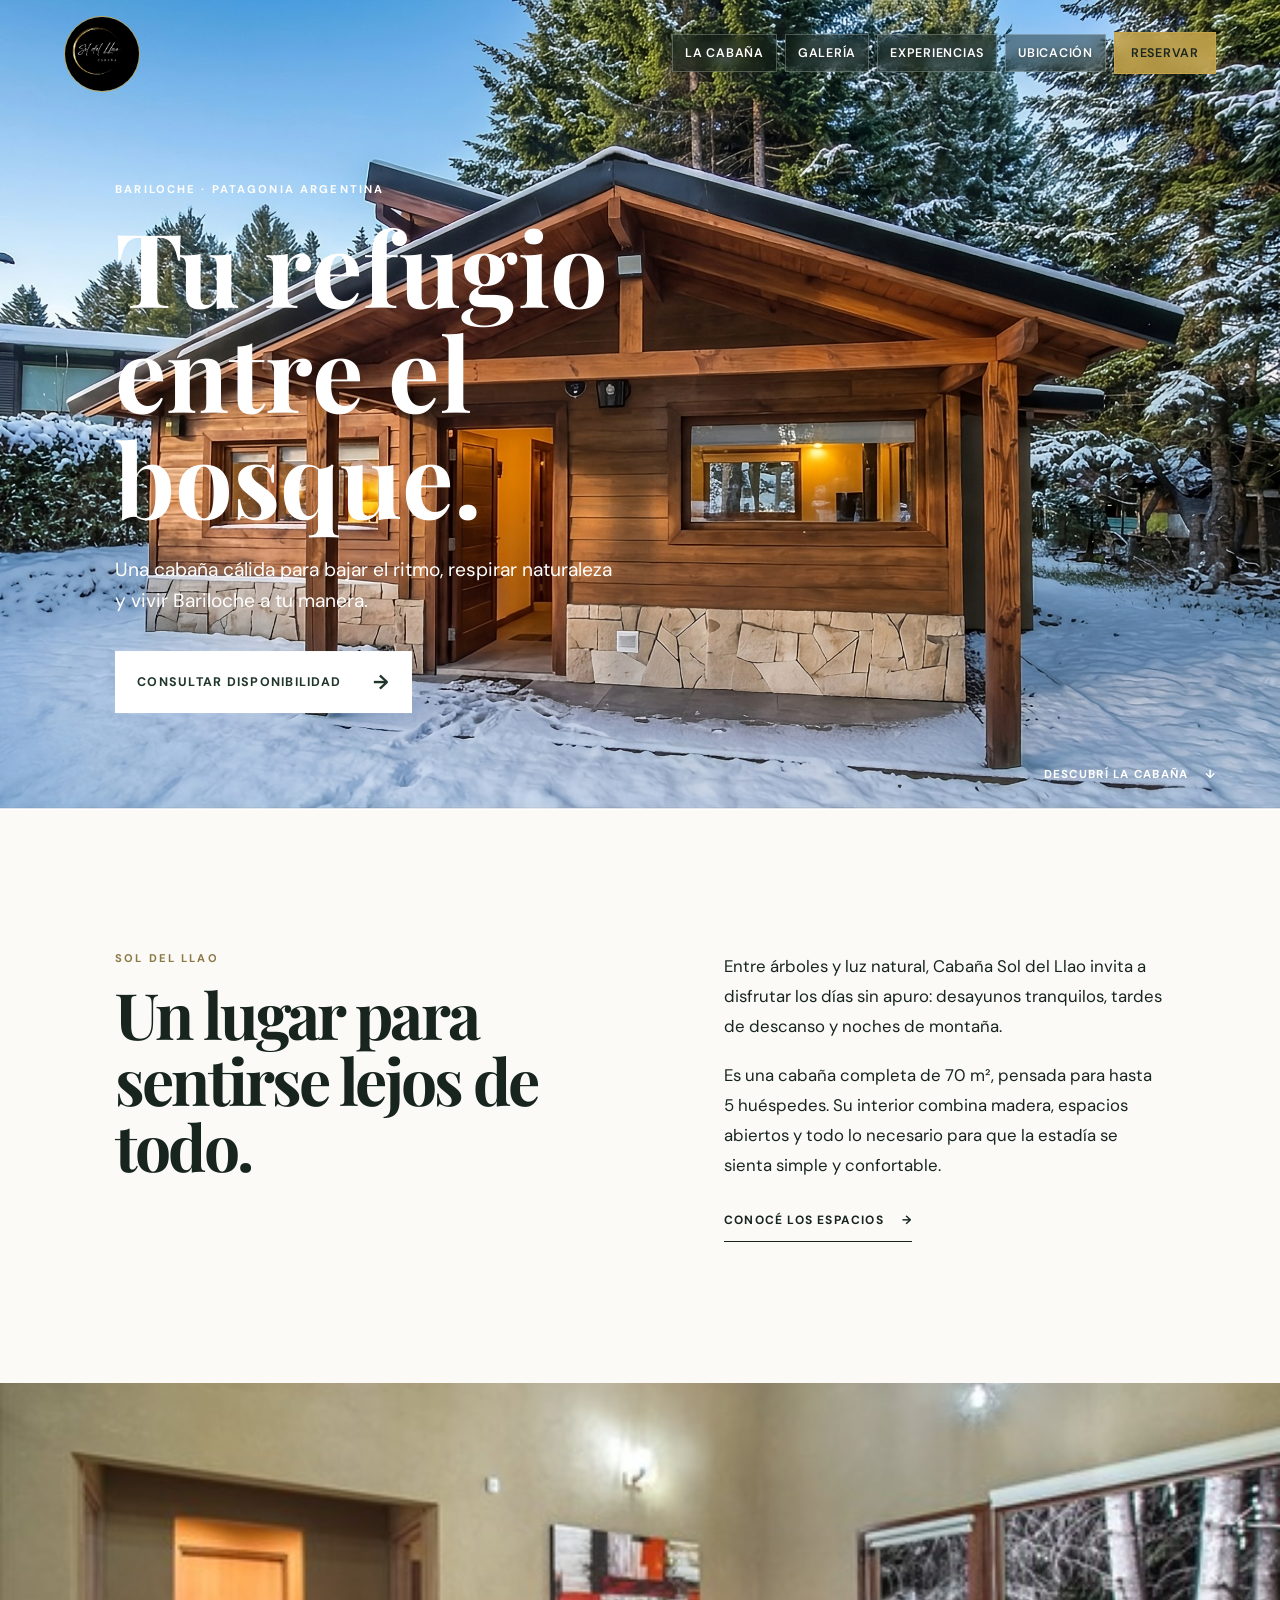
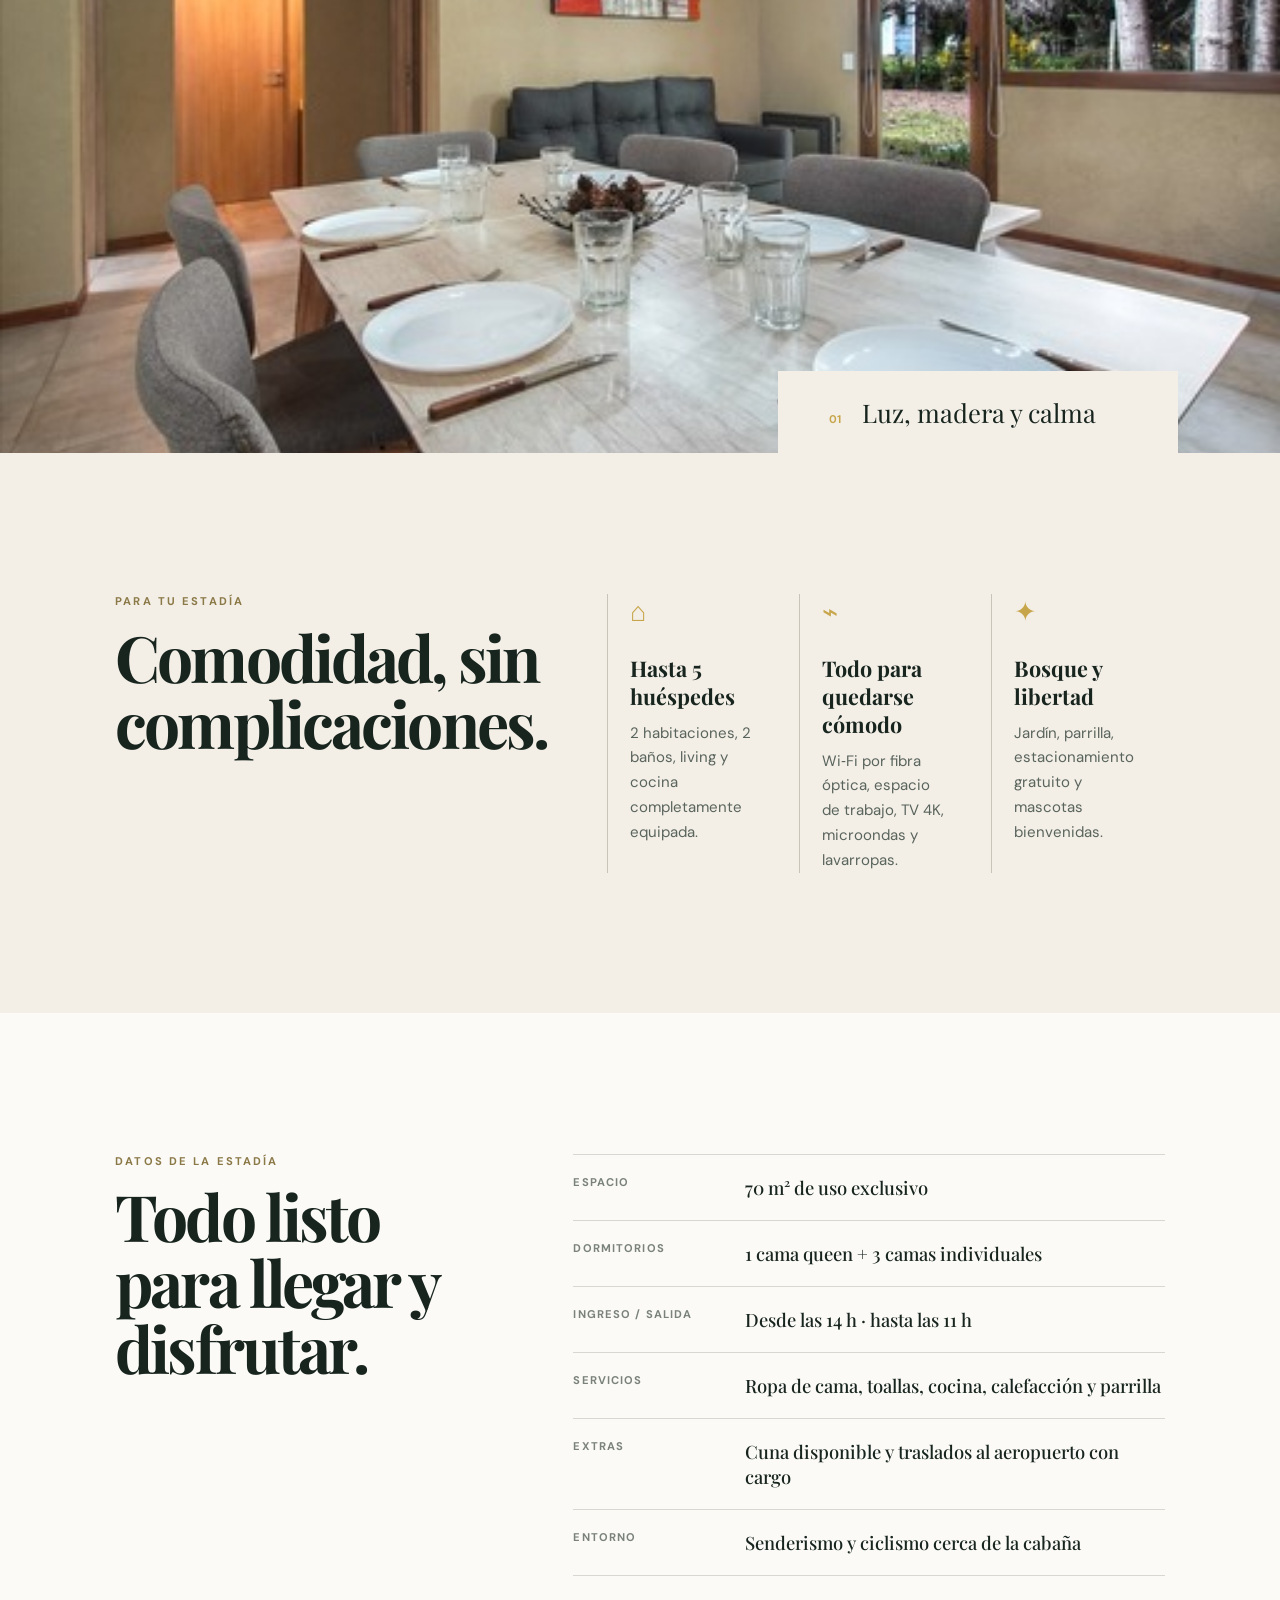
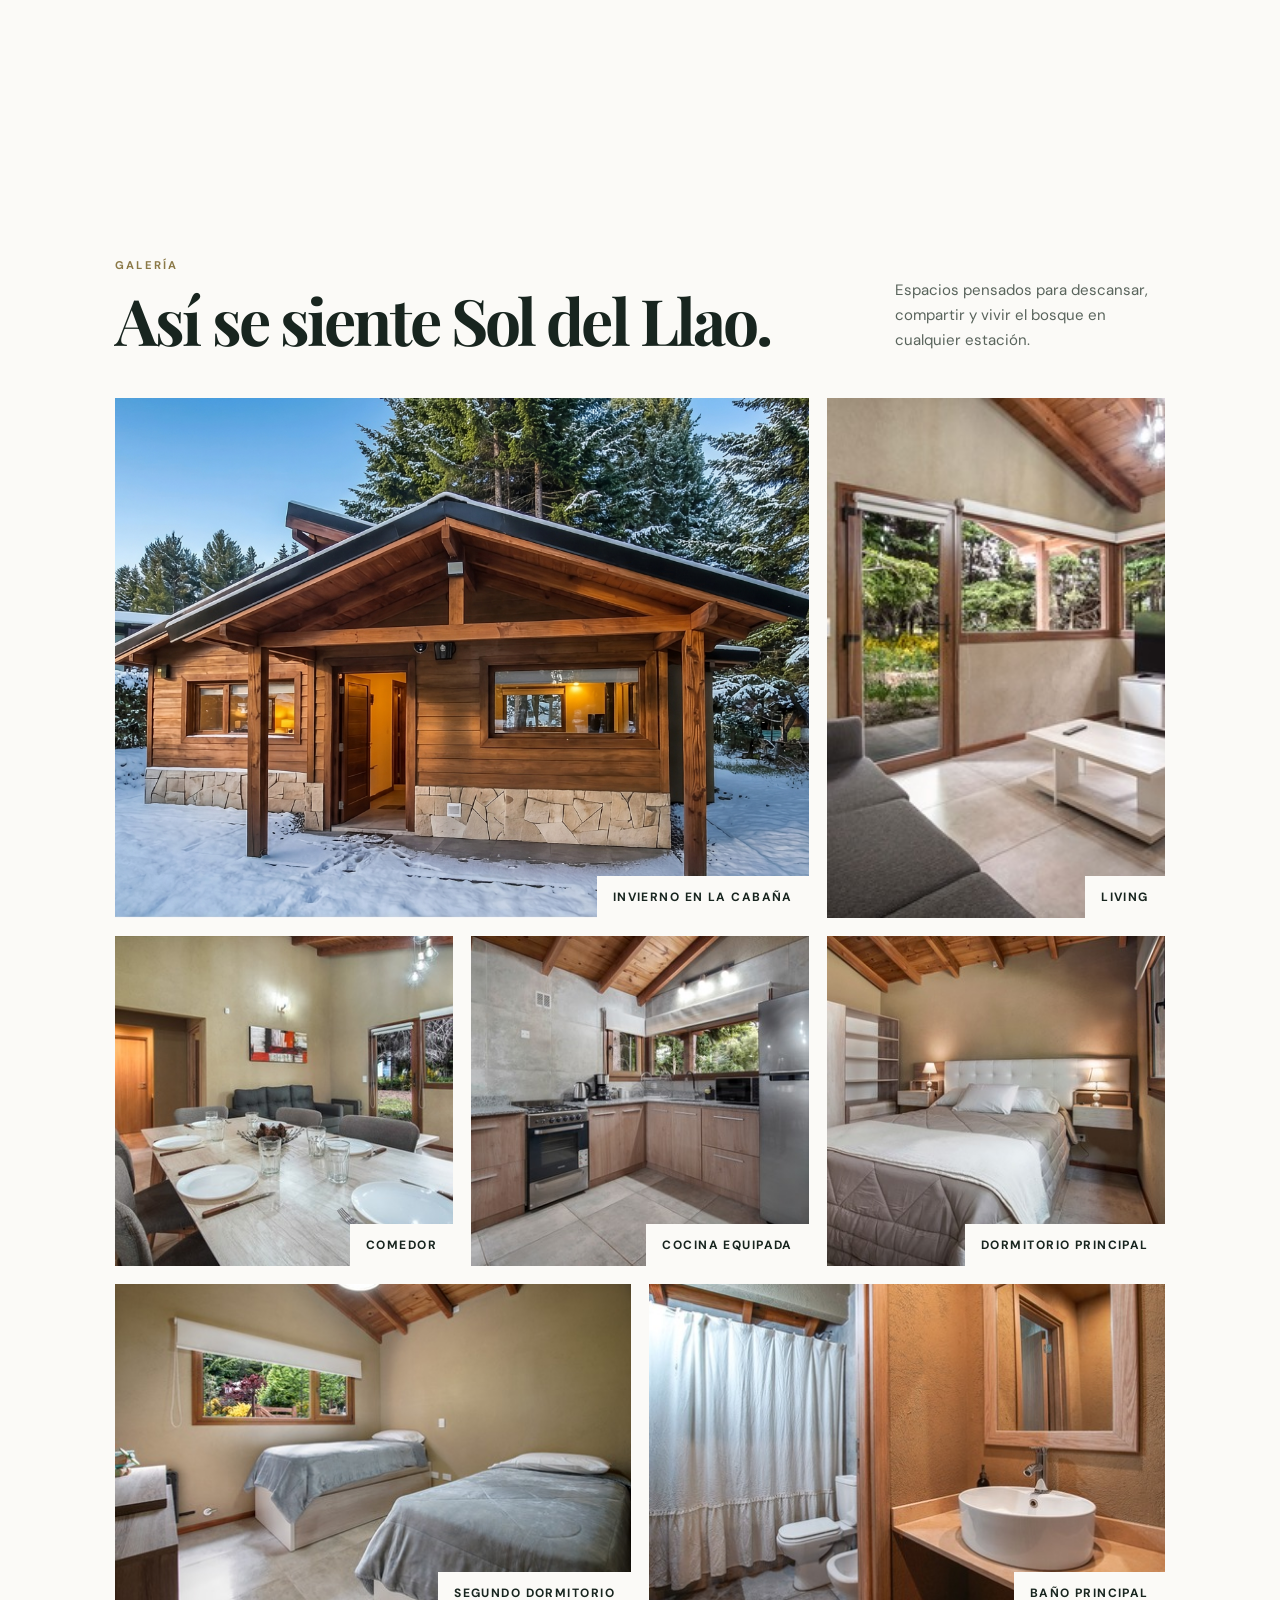
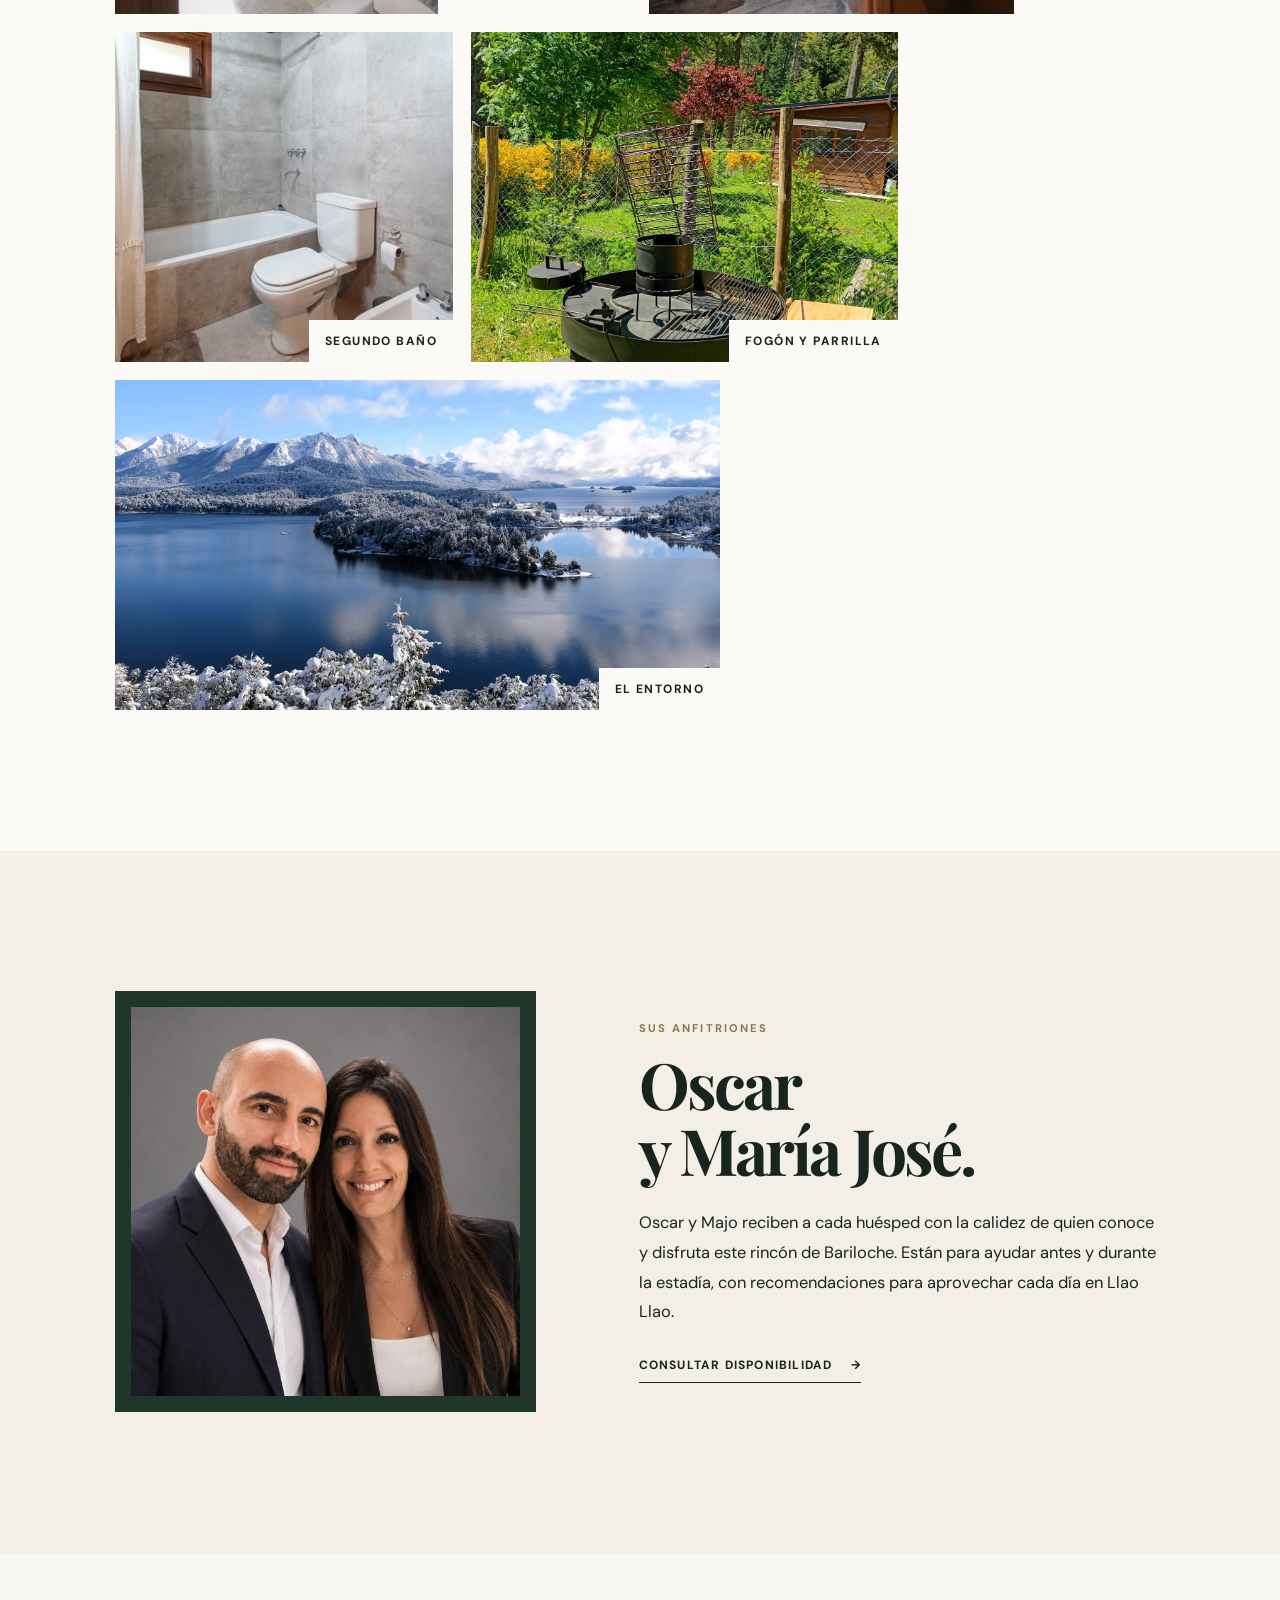
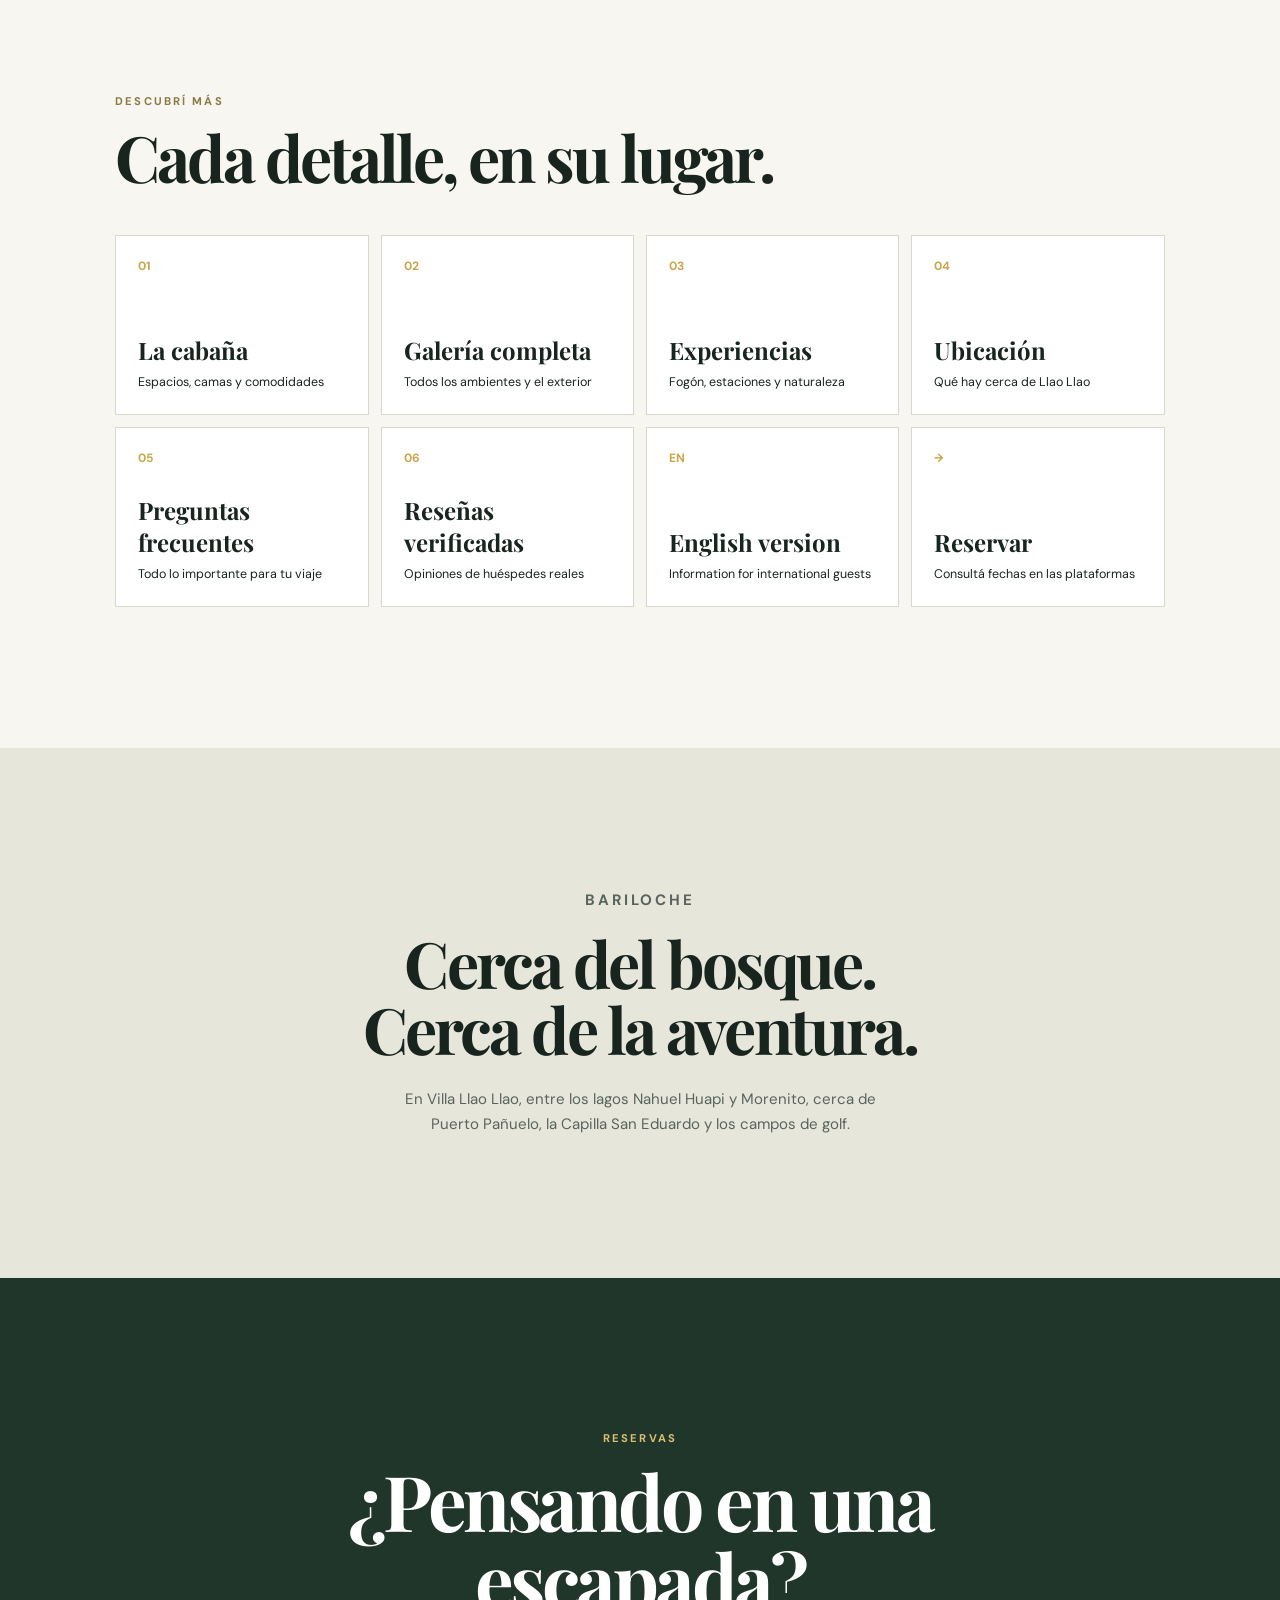
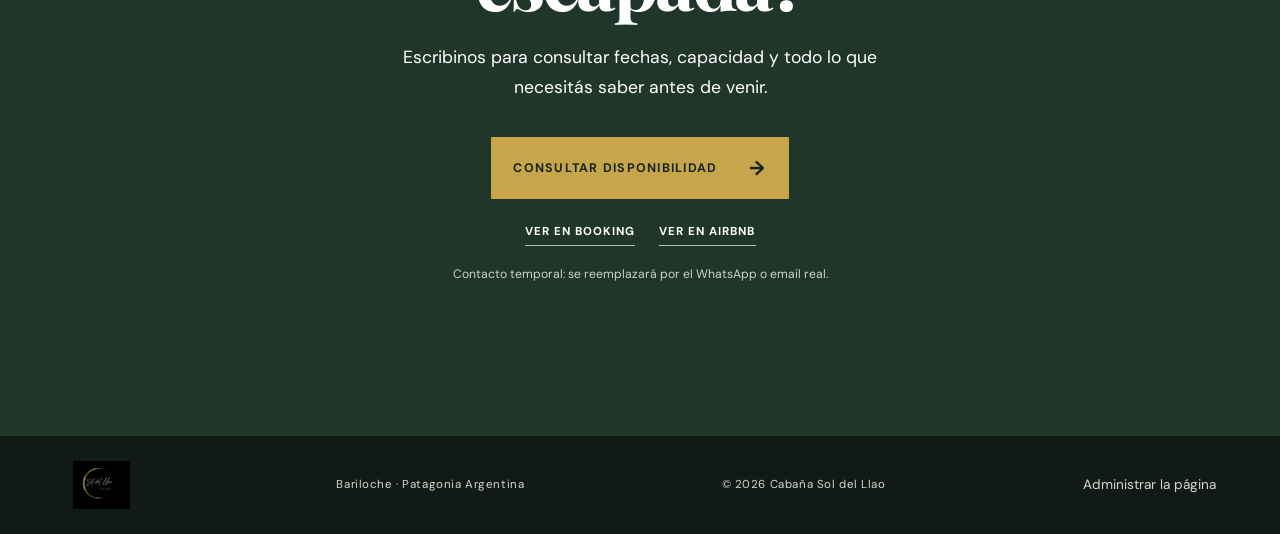
<file: index.html>
<!doctype html>
<html lang="es">
  <head>
    <meta charset="UTF-8" />
    <meta name="viewport" content="width=device-width, initial-scale=1.0" />
    <meta name="description" content="Cabaña Sol del Llao, una estadía rodeada de bosque en Bariloche." />
    <title>Cabaña Sol del Llao | Bariloche</title>
    <link rel="preconnect" href="https://fonts.googleapis.com" />
    <link rel="preconnect" href="https://fonts.gstatic.com" crossorigin />
    <link href="https://fonts.googleapis.com/css2?family=DM+Sans:wght@400;500;600;700&family=Playfair+Display:wght@500;600;700&display=swap" rel="stylesheet" />
    <link rel="stylesheet" href="styles.css" />
    <link rel="stylesheet" href="details.css" />
    <link rel="stylesheet" href="authority.css" />
    <link rel="stylesheet" href="gallery-v2.css" />
    <link rel="stylesheet" href="pages.css" />
  </head>
  <body>
    <header class="site-header">
      <a class="brand" href="#inicio" aria-label="Ir al inicio">
        <img src="assets/logo-sol-del-llao.png" alt="Sol del Llao" />
      </a>
      <button class="menu-button" aria-expanded="false" aria-controls="nav">Menú</button>
      <nav id="nav" class="navigation" aria-label="Navegación principal">
        <a href="cabana.html">La cabaña</a>
        <a href="galeria.html">Galería</a>
        <a href="experiencias.html">Experiencias</a>
        <a href="ubicacion.html">Ubicación</a>
        <a href="reservas.html" class="nav-contact">Reservar</a>
      </nav>
    </header>

    <main>
      <section class="hero" id="inicio" aria-labelledby="hero-title">
        <img class="hero-image" src="assets/cabana-invierno.jpg" alt="Cabaña Sol del Llao rodeada de nieve y bosque" />
        <div class="hero-shade"></div>
        <div class="hero-content">
          <p class="eyebrow">Bariloche · Patagonia Argentina</p>
          <h1 id="hero-title" data-setting="heroTitle">Tu refugio<br />entre el bosque.</h1>
          <p class="hero-copy" data-setting="heroCopy">Una cabaña cálida para bajar el ritmo, respirar naturaleza y vivir Bariloche a tu manera.</p>
          <a class="button button-light" href="#contacto">Consultar disponibilidad <span aria-hidden="true">→</span></a>
        </div>
        <a class="scroll-cue" href="#cabana">Descubrí la cabaña <span aria-hidden="true">↓</span></a>
      </section>

      <section class="intro section" id="cabana" aria-labelledby="intro-title">
        <div class="intro-title">
          <p class="eyebrow eyebrow-dark">Sol del Llao</p>
          <h2 id="intro-title">Un lugar para sentirse lejos de todo.</h2>
        </div>
        <div class="intro-copy">
          <p>Entre árboles y luz natural, Cabaña Sol del Llao invita a disfrutar los días sin apuro: desayunos tranquilos, tardes de descanso y noches de montaña.</p>
          <p>Es una cabaña completa de 70 m², pensada para hasta 5 huéspedes. Su interior combina madera, espacios abiertos y todo lo necesario para que la estadía se sienta simple y confortable.</p>
          <a class="text-link" href="#galeria">Conocé los espacios <span aria-hidden="true">→</span></a>
        </div>
      </section>

      <section class="feature-image" aria-label="Interior de la cabaña">
        <img src="assets/comedor.jpg" alt="Comedor luminoso de la cabaña" />
        <div class="feature-note"><span>01</span> Luz, madera y calma</div>
      </section>

      <section class="amenities section" id="comodidades" aria-labelledby="amenities-title">
        <div>
          <p class="eyebrow eyebrow-dark">Para tu estadía</p>
          <h2 id="amenities-title">Comodidad, sin complicaciones.</h2>
        </div>
        <div class="amenity-grid">
          <article><span class="amenity-icon">⌂</span><h3>Hasta 5 huéspedes</h3><p>2 habitaciones, 2 baños, living y cocina completamente equipada.</p></article>
          <article><span class="amenity-icon">⌁</span><h3>Todo para quedarse cómodo</h3><p>Wi‑Fi por fibra óptica, espacio de trabajo, TV 4K, microondas y lavarropas.</p></article>
          <article><span class="amenity-icon">✦</span><h3>Bosque y libertad</h3><p>Jardín, parrilla, estacionamiento gratuito y mascotas bienvenidas.</p></article>
        </div>
      </section>

      <section class="stay-details section" aria-labelledby="details-title">
        <div class="details-heading"><p class="eyebrow eyebrow-dark">Datos de la estadía</p><h2 id="details-title">Todo listo para llegar y disfrutar.</h2></div>
        <div class="details-grid">
          <div><span>Espacio</span><strong>70 m² de uso exclusivo</strong></div>
          <div><span>Dormitorios</span><strong>1 cama queen + 3 camas individuales</strong></div>
          <div><span>Ingreso / salida</span><strong>Desde las 14 h · hasta las 11 h</strong></div>
          <div><span>Servicios</span><strong>Ropa de cama, toallas, cocina, calefacción y parrilla</strong></div>
          <div><span>Extras</span><strong>Cuna disponible y traslados al aeropuerto con cargo</strong></div>
          <div><span>Entorno</span><strong>Senderismo y ciclismo cerca de la cabaña</strong></div>
        </div>
      </section>

      <section class="gallery section" id="galeria" aria-labelledby="gallery-title">
        <div class="gallery-heading"><div><p class="eyebrow eyebrow-dark">Galería</p><h2 id="gallery-title">Así se siente Sol del Llao.</h2></div><p>Espacios pensados para descansar, compartir y vivir el bosque en cualquier estación.</p></div>
        <div id="gallery-grid" class="gallery-grid">
          <figure data-gallery-id="invierno" class="gallery-large"><img src="assets/cabana-invierno.jpg" alt="Cabaña nevada en invierno" /><figcaption>Invierno en la cabaña</figcaption></figure>
          <figure data-gallery-id="living"><img src="assets/living.jpg" alt="Living con vista al bosque" /><figcaption>Living</figcaption></figure>
          <figure data-gallery-id="comedor"><img src="assets/comedor.jpg" alt="Comedor preparado para compartir" /><figcaption>Comedor</figcaption></figure>
          <figure data-gallery-id="cocina"><img src="assets/cocina.jpg" alt="Cocina equipada" /><figcaption>Cocina equipada</figcaption></figure>
          <figure data-gallery-id="principal"><img src="assets/dormitorio-principal.jpg" alt="Dormitorio principal" /><figcaption>Dormitorio principal</figcaption></figure>
          <figure data-gallery-id="segundo"><img src="assets/dormitorio-dos.jpg" alt="Segundo dormitorio con camas individuales" /><figcaption>Segundo dormitorio</figcaption></figure>
          <figure data-gallery-id="bano-principal"><img src="assets/bano-principal.jpg" alt="Baño principal" /><figcaption>Baño principal</figcaption></figure>
          <figure data-gallery-id="bano-dos"><img src="assets/bano-dos.jpg" alt="Segundo baño" /><figcaption>Segundo baño</figcaption></figure>
          <figure data-gallery-id="fogon"><img src="assets/fogon.jpg" alt="Fogón y parrilla al aire libre" /><figcaption>Fogón y parrilla</figcaption></figure>
          <figure data-gallery-id="entorno"><img src="assets/paisaje-invierno.jpg" alt="Paisaje nevado de Bariloche" /><figcaption>El entorno</figcaption></figure>
        </div>
      </section>

      <section class="hosts section" id="anfitriones" aria-labelledby="hosts-title">
        <div class="hosts-photo"><img src="assets/anfitriones-oscar-majo.png" alt="Oscar y María José, anfitriones de Cabaña Sol del Llao" /></div>
        <div class="hosts-copy"><p class="eyebrow eyebrow-dark">Sus anfitriones</p><h2 id="hosts-title">Oscar<br />y María José.</h2><p>Oscar y Majo reciben a cada huésped con la calidez de quien conoce y disfruta este rincón de Bariloche. Están para ayudar antes y durante la estadía, con recomendaciones para aprovechar cada día en Llao Llao.</p><a class="text-link" href="#contacto">Consultar disponibilidad <span aria-hidden="true">→</span></a></div>
      </section>

      <section class="explore section" aria-labelledby="explore-title">
        <p class="eyebrow eyebrow-dark">Descubrí más</p><h2 id="explore-title">Cada detalle, en su lugar.</h2>
        <div class="explore-grid">
          <a href="cabana.html"><span>01</span><strong>La cabaña</strong><small>Espacios, camas y comodidades</small></a>
          <a href="galeria.html"><span>02</span><strong>Galería completa</strong><small>Todos los ambientes y el exterior</small></a>
          <a href="experiencias.html"><span>03</span><strong>Experiencias</strong><small>Fogón, estaciones y naturaleza</small></a>
          <a href="ubicacion.html"><span>04</span><strong>Ubicación</strong><small>Qué hay cerca de Llao Llao</small></a>
          <a href="preguntas.html"><span>05</span><strong>Preguntas frecuentes</strong><small>Todo lo importante para tu viaje</small></a>
          <a href="resenas.html"><span>06</span><strong>Reseñas verificadas</strong><small>Opiniones de huéspedes reales</small></a>
          <a href="en.html"><span>EN</span><strong>English version</strong><small>Information for international guests</small></a>
          <a href="reservas.html"><span>→</span><strong>Reservar</strong><small>Consultá fechas en las plataformas</small></a>
        </div>
      </section>

      <section class="location section" aria-labelledby="location-title">
        <p class="eyebrow eyebrow-dark">Bariloche</p>
        <h2 id="location-title">Cerca del bosque.<br />Cerca de la aventura.</h2>
        <p>En Villa Llao Llao, entre los lagos Nahuel Huapi y Morenito, cerca de Puerto Pañuelo, la Capilla San Eduardo y los campos de golf.</p>
      </section>

      <section class="contact" id="contacto" aria-labelledby="contact-title">
        <div class="contact-content">
          <p class="eyebrow">Reservas</p>
          <h2 id="contact-title">¿Pensando en una escapada?</h2>
          <p>Escribinos para consultar fechas, capacidad y todo lo que necesitás saber antes de venir.</p>
          <a class="button button-gold" href="mailto:reservas@ejemplo.com?subject=Consulta%20por%20Caba%C3%B1a%20Sol%20del%20Llao">Consultar disponibilidad <span aria-hidden="true">→</span></a>
          <div class="booking-links"><a href="https://www.booking.com/hotel/ar/cabana-sol-del-llao.es-ar.html" target="_blank" rel="noopener noreferrer">Ver en Booking</a><a href="https://es.airbnb.com/rooms/1597470245378595978" target="_blank" rel="noopener noreferrer">Ver en Airbnb</a></div>
          <p class="contact-note">Contacto temporal: se reemplazará por el WhatsApp o email real.</p>
        </div>
      </section>
    </main>

    <footer><img src="assets/logo-sol-del-llao.png" alt="Sol del Llao" /><p>Bariloche · Patagonia Argentina</p><p>© <span id="year"></span> Cabaña Sol del Llao</p><a href="admin.html" style="color:#d4d8d2;text-decoration:none;font-size:.85rem">Administrar la página</a></footer>
    <script src="script.js"></script>
    <script src="site-settings.js"></script>
    <script src="site-editor.js"></script>
  </body>
</html>
</file>
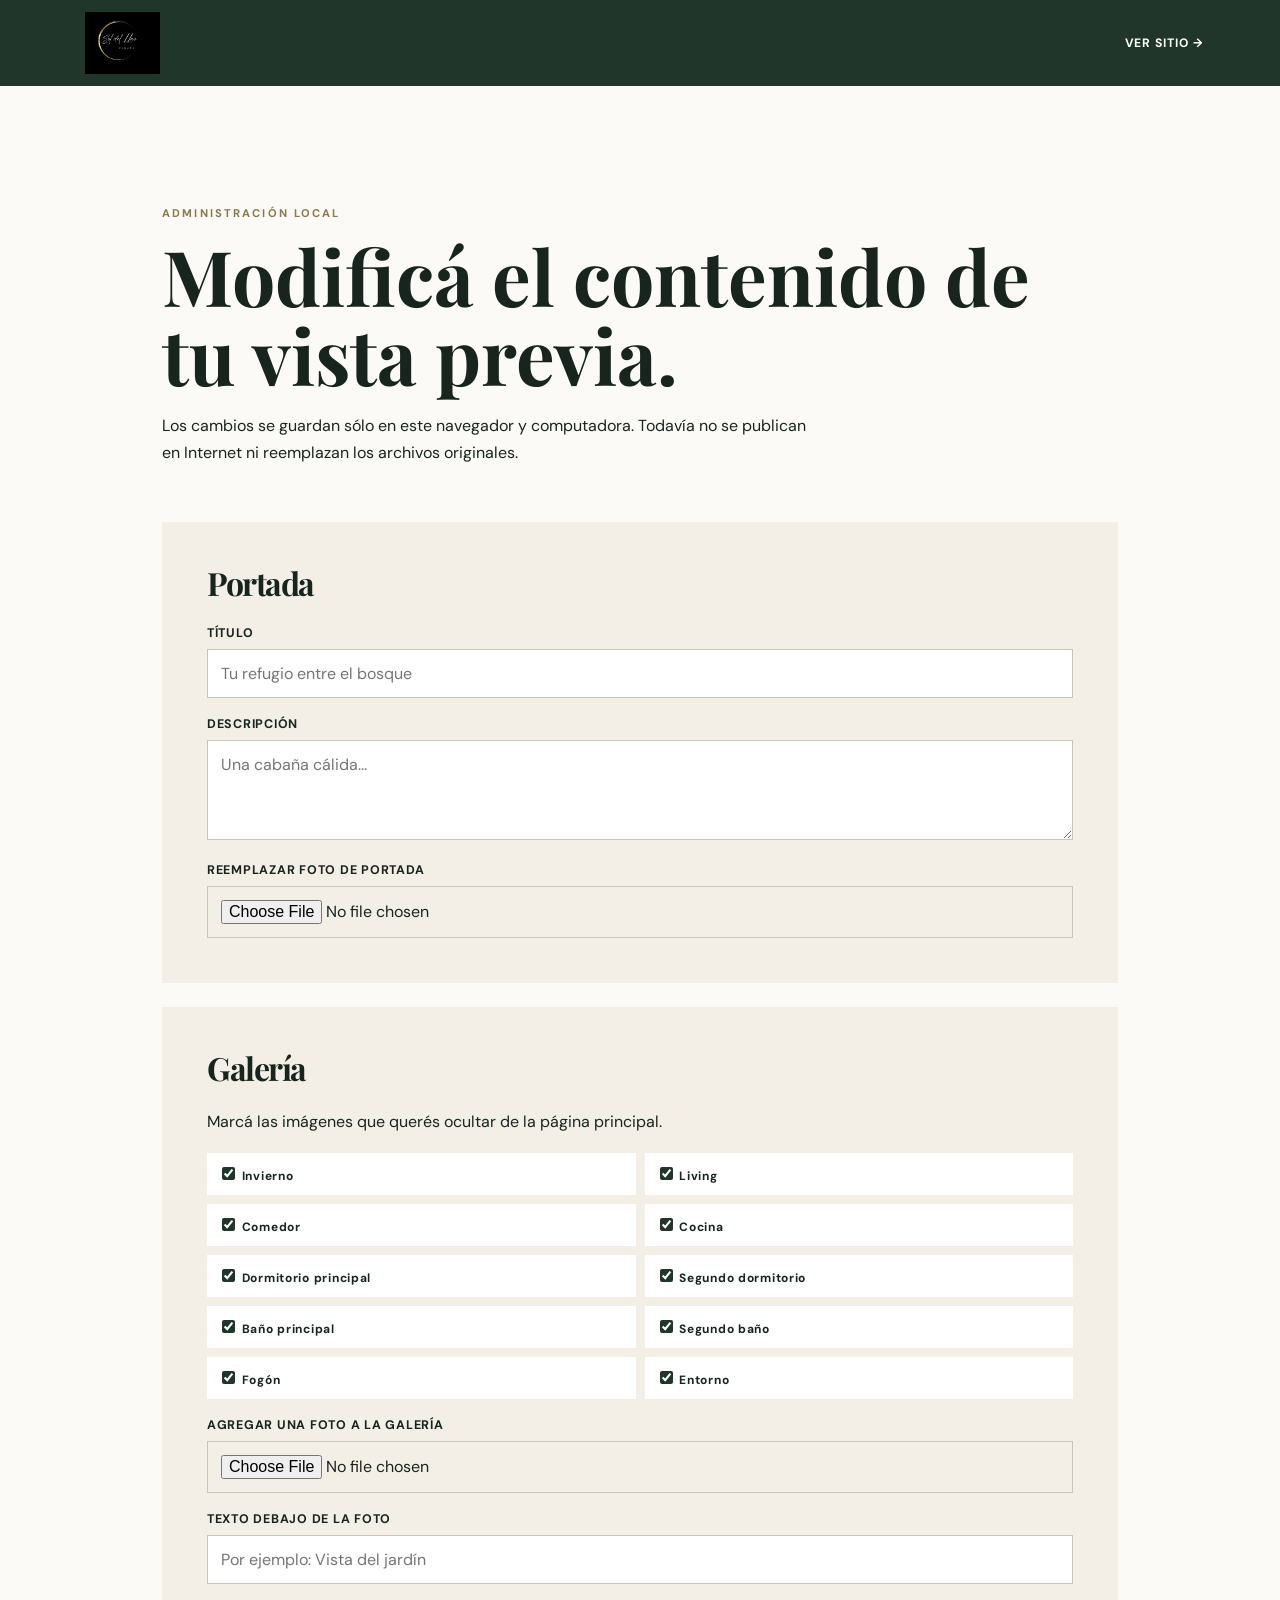
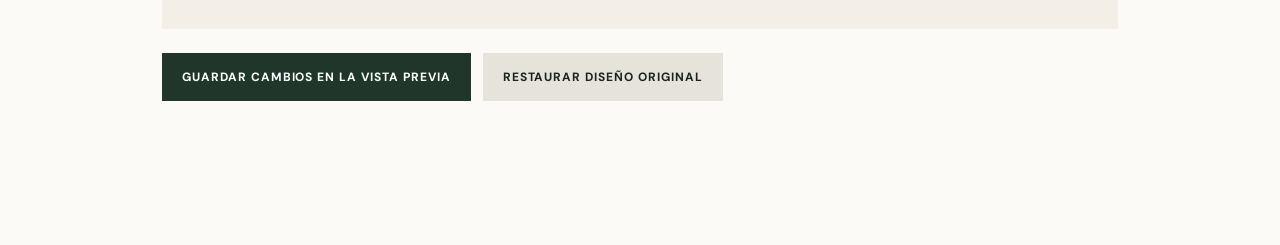
<file: admin.html>
<!doctype html><html lang="es"><head><meta charset="utf-8"><meta name="viewport" content="width=device-width,initial-scale=1"><title>Administración local | Sol del Llao</title><link rel="preconnect" href="https://fonts.googleapis.com"><link rel="preconnect" href="https://fonts.gstatic.com" crossorigin><link href="https://fonts.googleapis.com/css2?family=DM+Sans:wght@400;500;600;700&family=Playfair+Display:wght@500;600;700&display=swap" rel="stylesheet"><link rel="stylesheet" href="styles.css"><link rel="stylesheet" href="pages.css"><link rel="stylesheet" href="admin.css"></head><body><header class="sub-header"><a href="index.html"><img src="assets/logo-sol-del-llao.png" alt="Sol del Llao"></a><a href="index.html">Ver sitio →</a></header><main class="admin"><section class="admin-intro"><p class="eyebrow eyebrow-dark">Administración local</p><h1>Modificá el contenido de tu vista previa.</h1><p>Los cambios se guardan sólo en este navegador y computadora. Todavía no se publican en Internet ni reemplazan los archivos originales.</p></section><form id="admin-form" class="admin-form"><section><h2>Portada</h2><label>Título<input id="hero-title-input" maxlength="80" placeholder="Tu refugio entre el bosque"></label><label>Descripción<textarea id="hero-copy-input" maxlength="220" placeholder="Una cabaña cálida..."></textarea></label><label>Reemplazar foto de portada<input id="hero-image-input" type="file" accept="image/*"></label></section><section><h2>Galería</h2><p class="form-help">Marcá las imágenes que querés ocultar de la página principal.</p><div id="gallery-toggles" class="gallery-toggles"></div><label>Agregar una foto a la galería<input id="extra-image-input" type="file" accept="image/*"></label><label>Texto debajo de la foto<input id="extra-caption-input" maxlength="40" placeholder="Por ejemplo: Vista del jardín"></label></section><div class="admin-actions"><button type="submit">Guardar cambios en la vista previa</button><button id="reset-settings" type="button" class="secondary">Restaurar diseño original</button></div><p id="save-message" class="save-message" role="status"></p></form></main><script src="admin.js"></script></body></html>
</file>
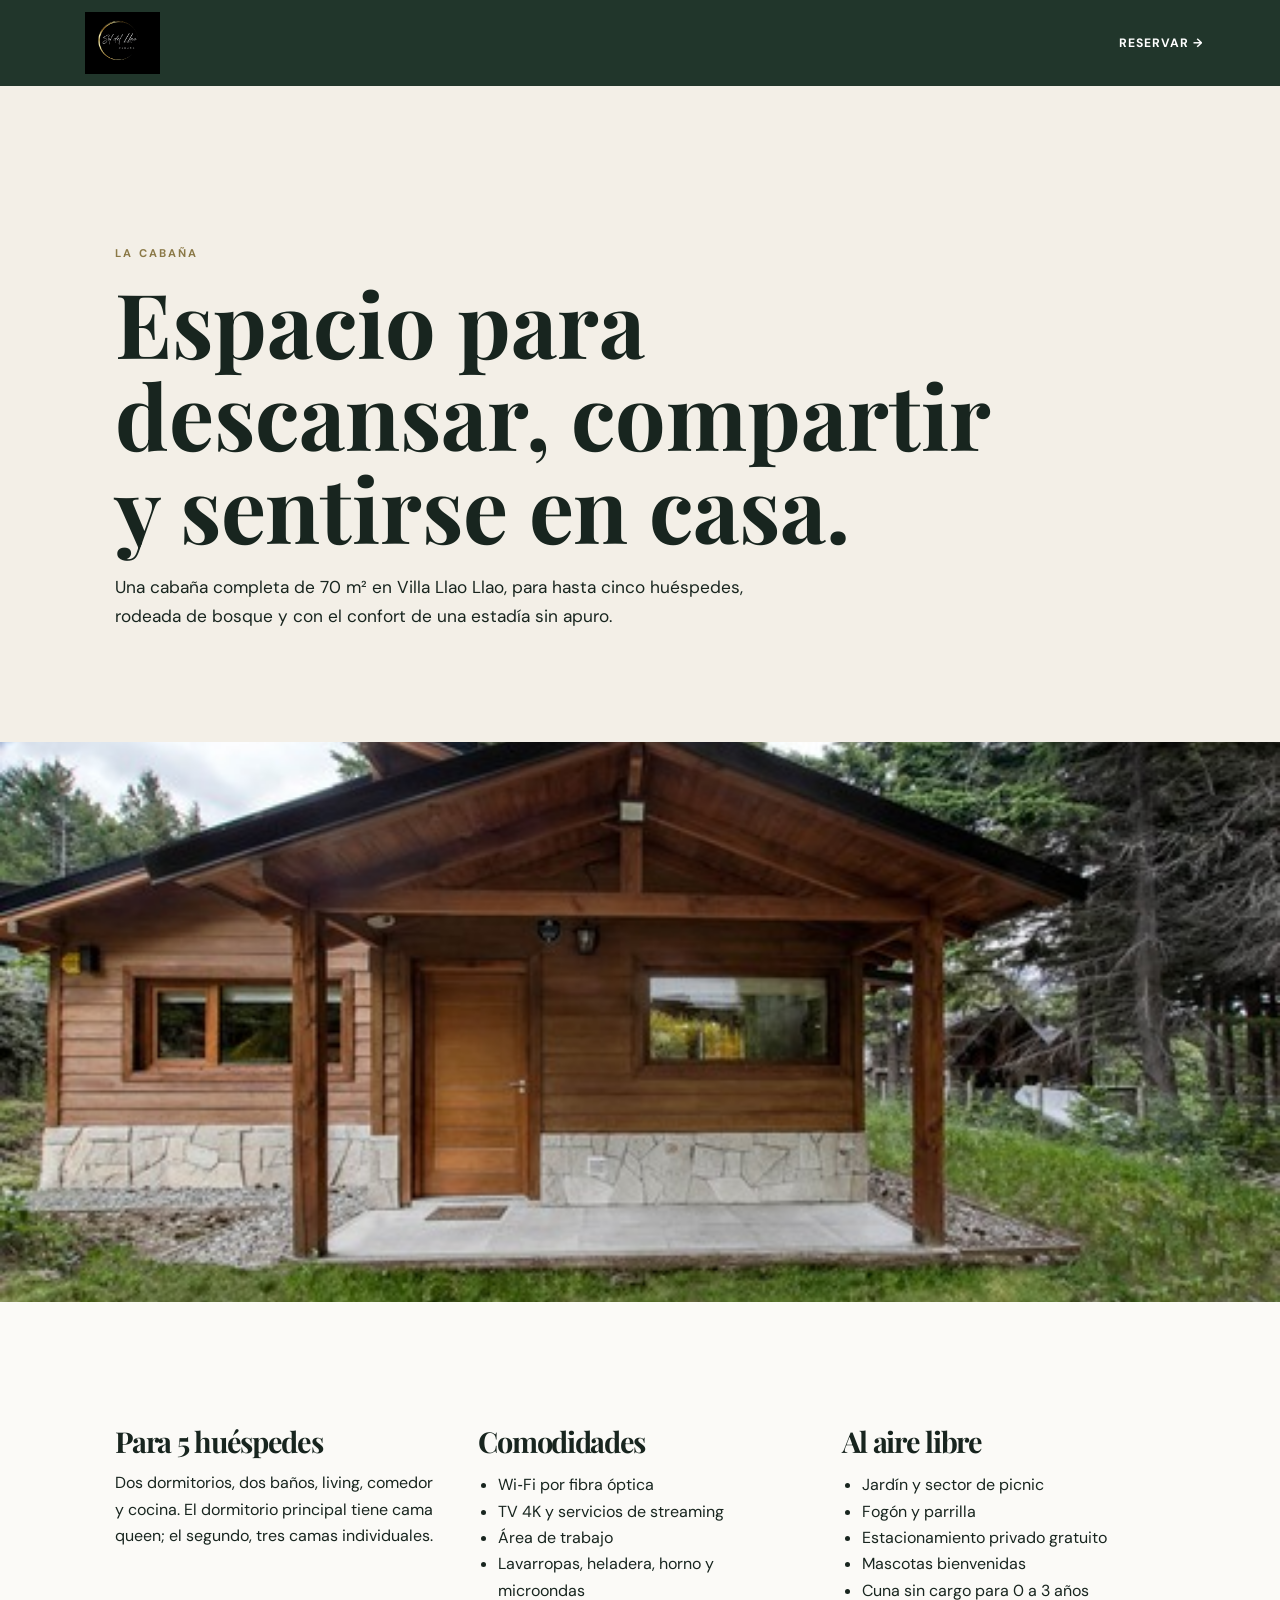
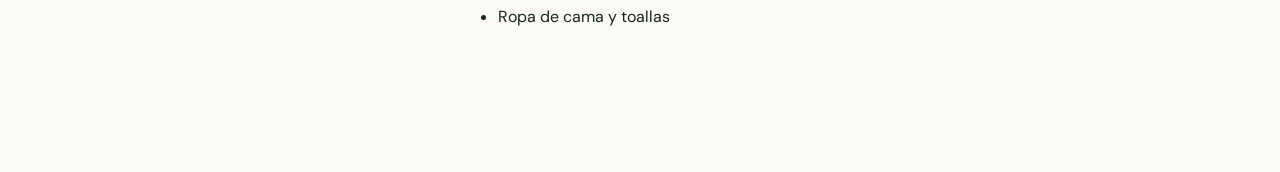
<file: cabana.html>
<!doctype html><html lang="es"><head><meta charset="utf-8"><meta name="viewport" content="width=device-width,initial-scale=1"><title>La cabaña | Sol del Llao</title><link rel="preconnect" href="https://fonts.googleapis.com"><link rel="preconnect" href="https://fonts.gstatic.com" crossorigin><link href="https://fonts.googleapis.com/css2?family=DM+Sans:wght@400;500;600;700&family=Playfair+Display:wght@500;600;700&display=swap" rel="stylesheet"><link rel="stylesheet" href="styles.css"><link rel="stylesheet" href="pages.css"></head><body><header class="sub-header"><a href="index.html"><img src="assets/logo-sol-del-llao.png" alt="Sol del Llao"></a><a href="reservas.html">Reservar →</a></header><main><section class="sub-hero"><p class="eyebrow eyebrow-dark">La cabaña</p><h1>Espacio para descansar, compartir y sentirse en casa.</h1><p>Una cabaña completa de 70 m² en Villa Llao Llao, para hasta cinco huéspedes, rodeada de bosque y con el confort de una estadía sin apuro.</p></section><img class="page-photo" src="assets/exterior-frente.jpg" alt="Frente de la cabaña"><section class="sub-content info-columns"><div><h2>Para 5 huéspedes</h2><p>Dos dormitorios, dos baños, living, comedor y cocina. El dormitorio principal tiene cama queen; el segundo, tres camas individuales.</p></div><div><h2>Comodidades</h2><ul><li>Wi‑Fi por fibra óptica</li><li>TV 4K y servicios de streaming</li><li>Área de trabajo</li><li>Lavarropas, heladera, horno y microondas</li><li>Ropa de cama y toallas</li></ul></div><div><h2>Al aire libre</h2><ul><li>Jardín y sector de picnic</li><li>Fogón y parrilla</li><li>Estacionamiento privado gratuito</li><li>Mascotas bienvenidas</li><li>Cuna sin cargo para 0 a 3 años</li></ul></div></section></main></body></html>
</file>
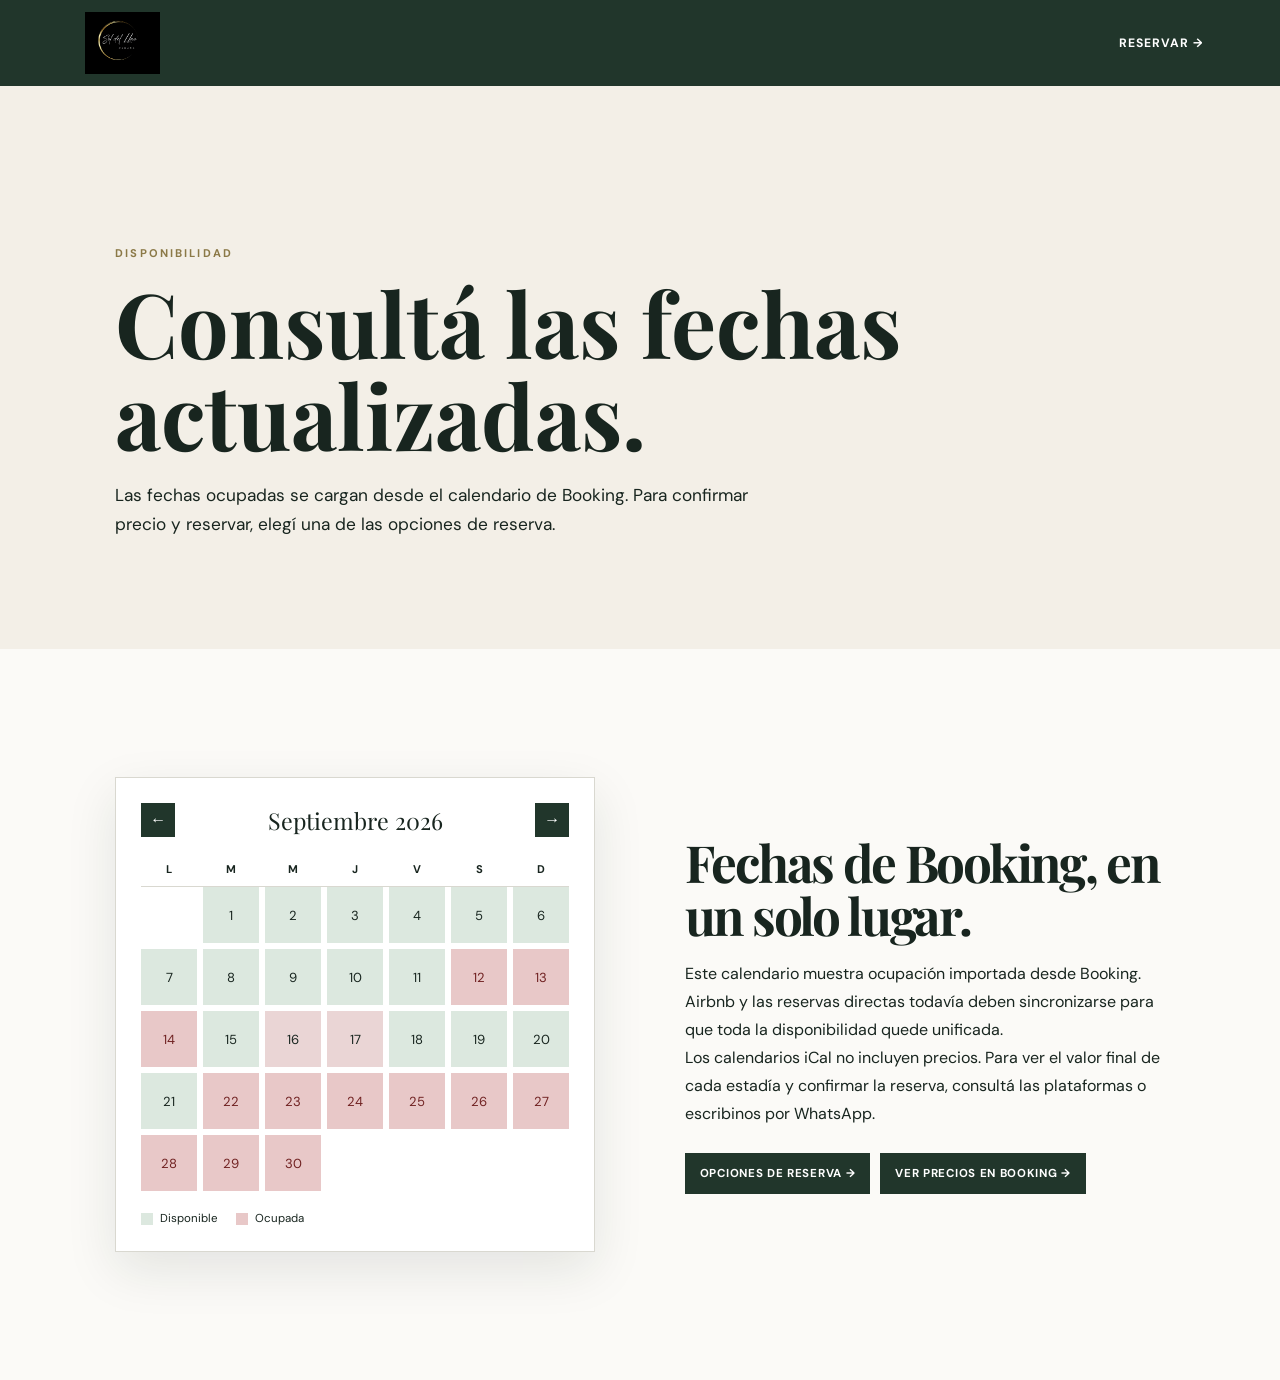
<file: disponibilidad.html>
<!doctype html><html lang="es"><head><meta charset="utf-8"><meta name="viewport" content="width=device-width,initial-scale=1"><title>Disponibilidad | Sol del Llao</title><link rel="preconnect" href="https://fonts.googleapis.com"><link rel="preconnect" href="https://fonts.gstatic.com" crossorigin><link href="https://fonts.googleapis.com/css2?family=DM+Sans:wght@400;500;600;700&family=Playfair+Display:wght@500;600;700&display=swap" rel="stylesheet"><link rel="stylesheet" href="styles.css"><link rel="stylesheet" href="pages.css"><link rel="stylesheet" href="reservas-v2.css"></head><body><header class="sub-header"><a href="index.html"><img src="assets/logo-sol-del-llao.png" alt="Sol del Llao"></a><a href="reservas.html">Reservar →</a></header><main><section class="sub-hero"><p class="eyebrow eyebrow-dark">Disponibilidad</p><h1>Consultá las fechas actualizadas.</h1><p>Las fechas ocupadas se cargan desde el calendario de Booking. Para confirmar precio y reservar, elegí una de las opciones de reserva.</p></section><section class="availability-panel"><div class="calendar-demo"><div class="calendar-title"><button id="previous-month" aria-label="Mes anterior">←</button><span id="calendar-month">Calendario</span><button id="next-month" aria-label="Mes siguiente">→</button></div><div class="calendar-week"><b>L</b><b>M</b><b>M</b><b>J</b><b>V</b><b>S</b><b>D</b></div><div id="calendar-days" class="calendar-days" aria-live="polite"></div><div class="calendar-legend"><span><i class="available"></i>Disponible</span><span><i class="occupied"></i>Ocupada</span></div></div><div class="availability-copy"><h2>Fechas de Booking, en un solo lugar.</h2><p>Este calendario muestra ocupación importada desde Booking. Airbnb y las reservas directas todavía deben sincronizarse para que toda la disponibilidad quede unificada.</p><p>Los calendarios iCal no incluyen precios. Para ver el valor final de cada estadía y confirmar la reserva, consultá las plataformas o escribinos por WhatsApp.</p><div class="contact-actions"><a href="reservas.html">Opciones de reserva →</a><a href="https://www.booking.com/hotel/ar/cabana-sol-del-llao.es-ar.html" target="_blank" rel="noopener noreferrer">Ver precios en Booking →</a></div></div></section></main><script src="availability-booking.js"></script></body></html>
</file>
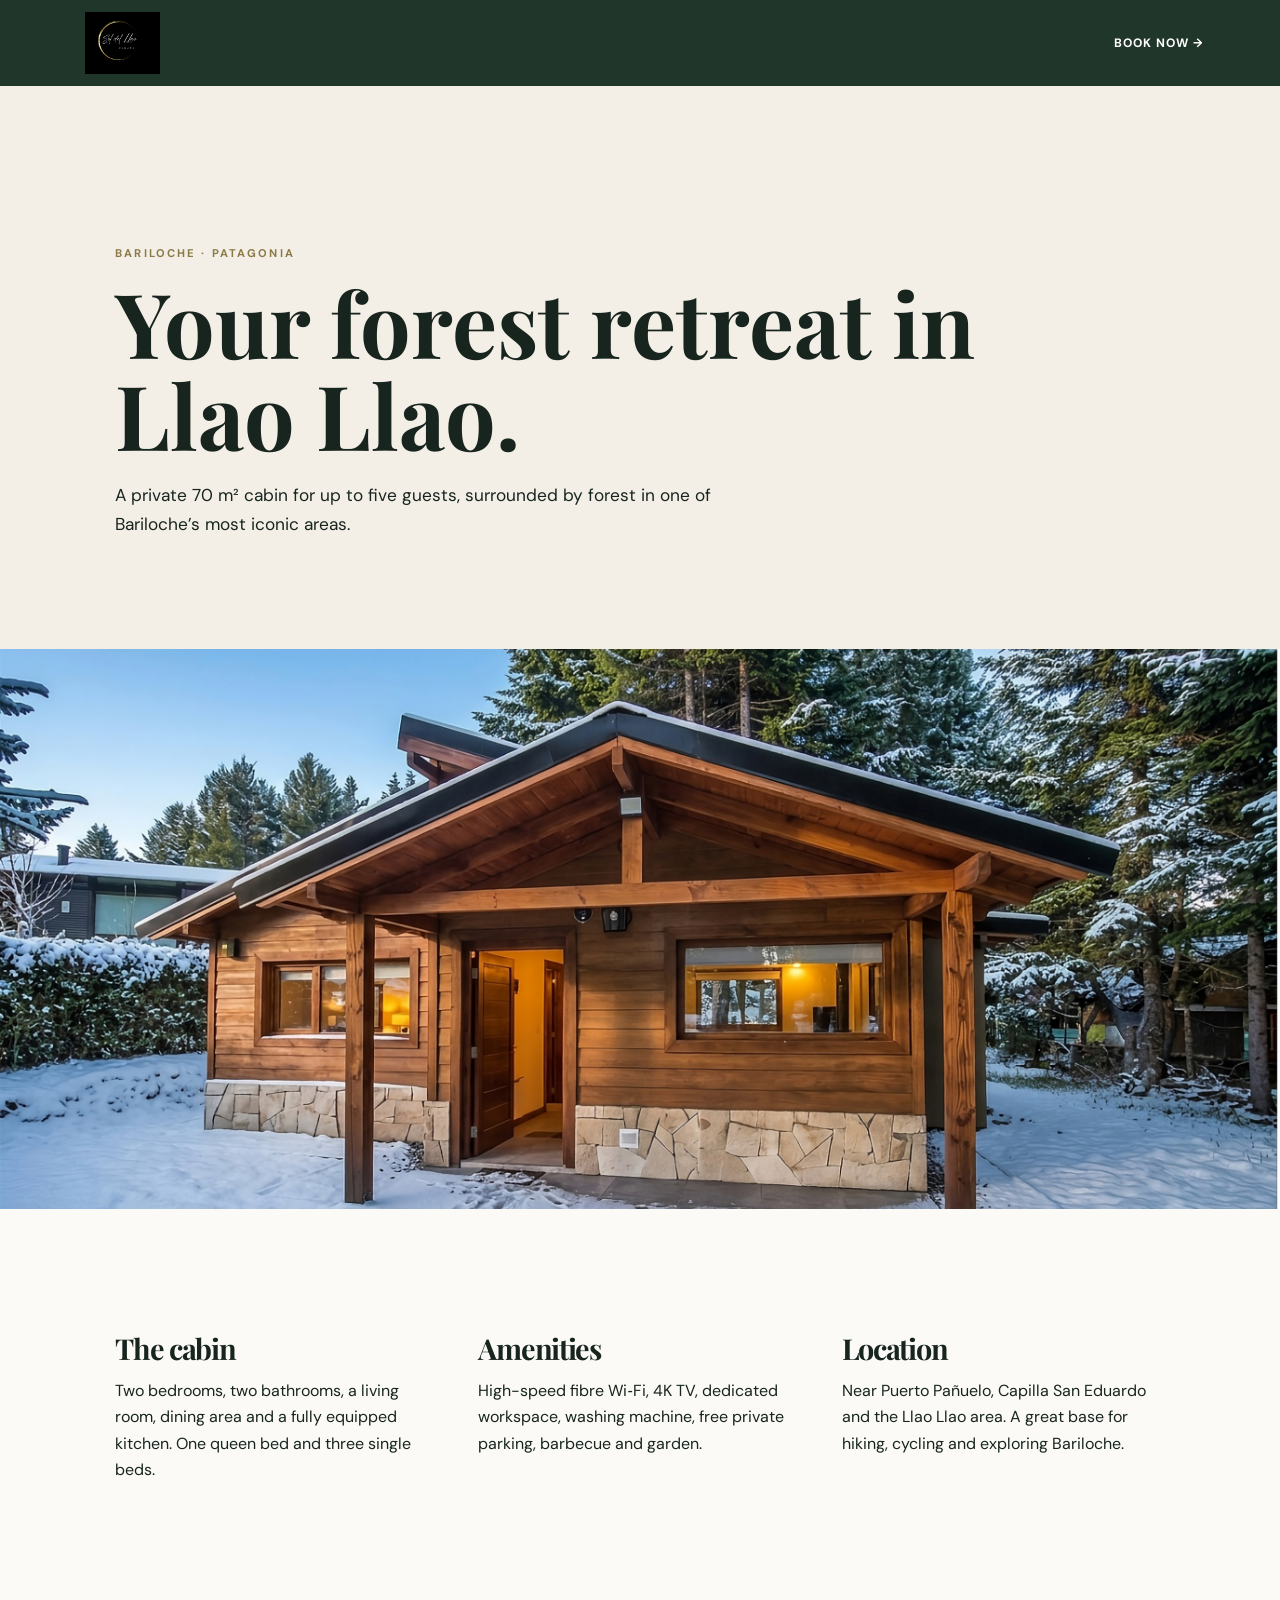
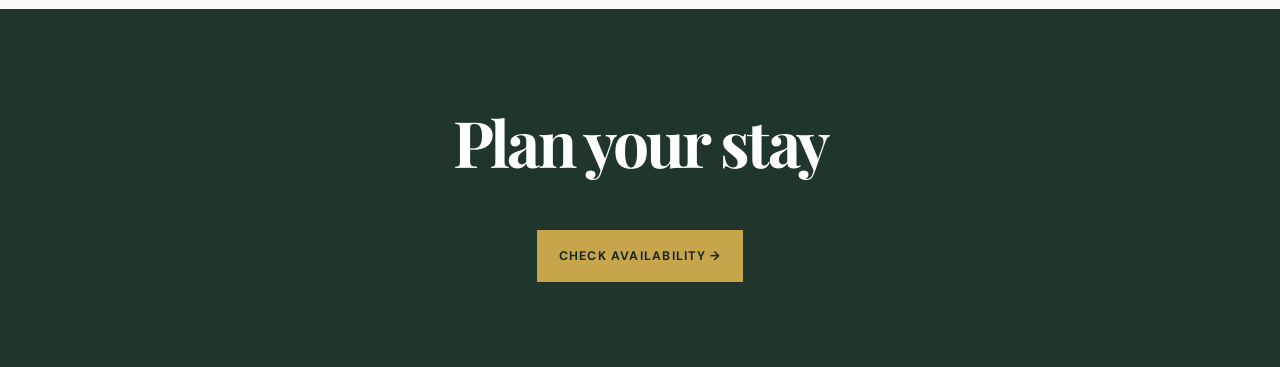
<file: en.html>
<!doctype html><html lang="en"><head><meta charset="utf-8"><meta name="viewport" content="width=device-width,initial-scale=1"><title>Sol del Llao Cabin | Bariloche</title><link rel="preconnect" href="https://fonts.googleapis.com"><link rel="preconnect" href="https://fonts.gstatic.com" crossorigin><link href="https://fonts.googleapis.com/css2?family=DM+Sans:wght@400;500;600;700&family=Playfair+Display:wght@500;600;700&display=swap" rel="stylesheet"><link rel="stylesheet" href="styles.css"><link rel="stylesheet" href="pages.css"></head><body><header class="sub-header"><a href="index.html"><img src="assets/logo-sol-del-llao.png" alt="Sol del Llao"></a><a href="reservas.html">Book now →</a></header><main><section class="sub-hero"><p class="eyebrow eyebrow-dark">Bariloche · Patagonia</p><h1>Your forest retreat in Llao Llao.</h1><p>A private 70 m² cabin for up to five guests, surrounded by forest in one of Bariloche’s most iconic areas.</p></section><img class="page-photo" src="assets/cabana-invierno.jpg" alt="Sol del Llao cabin in winter"><section class="sub-content info-columns"><div><h2>The cabin</h2><p>Two bedrooms, two bathrooms, a living room, dining area and a fully equipped kitchen. One queen bed and three single beds.</p></div><div><h2>Amenities</h2><p>High-speed fibre Wi‑Fi, 4K TV, dedicated workspace, washing machine, free private parking, barbecue and garden.</p></div><div><h2>Location</h2><p>Near Puerto Pañuelo, Capilla San Eduardo and the Llao Llao area. A great base for hiking, cycling and exploring Bariloche.</p></div></section><section class="cta-panel"><h2>Plan your stay</h2><a class="button" href="reservas.html">Check availability →</a></section></main></body></html>
</file>
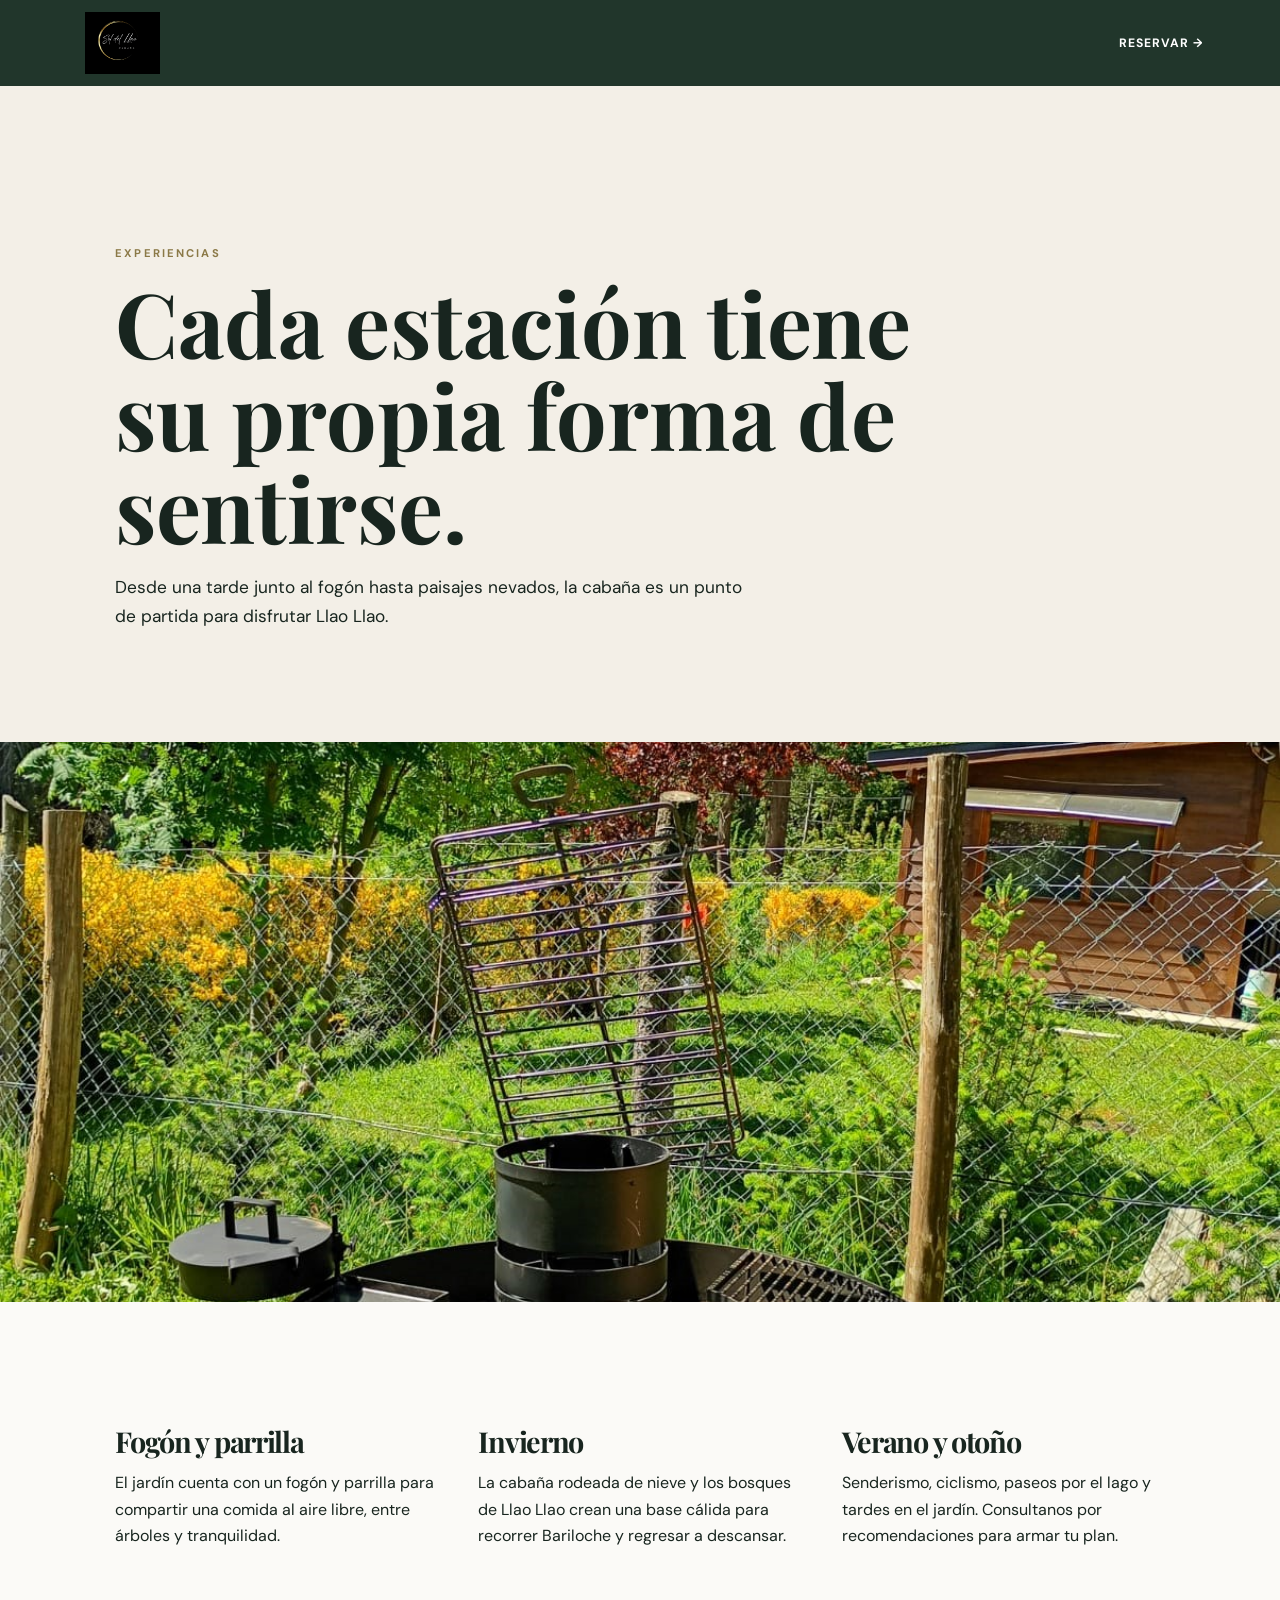
<file: experiencias.html>
<!doctype html><html lang="es"><head><meta charset="utf-8"><meta name="viewport" content="width=device-width,initial-scale=1"><title>Experiencias | Sol del Llao</title><link rel="preconnect" href="https://fonts.googleapis.com"><link rel="preconnect" href="https://fonts.gstatic.com" crossorigin><link href="https://fonts.googleapis.com/css2?family=DM+Sans:wght@400;500;600;700&family=Playfair+Display:wght@500;600;700&display=swap" rel="stylesheet"><link rel="stylesheet" href="styles.css"><link rel="stylesheet" href="pages.css"></head><body><header class="sub-header"><a href="index.html"><img src="assets/logo-sol-del-llao.png" alt="Sol del Llao"></a><a href="reservas.html">Reservar →</a></header><main><section class="sub-hero"><p class="eyebrow eyebrow-dark">Experiencias</p><h1>Cada estación tiene su propia forma de sentirse.</h1><p>Desde una tarde junto al fogón hasta paisajes nevados, la cabaña es un punto de partida para disfrutar Llao Llao.</p></section><img class="page-photo" src="assets/fogon.jpg" alt="Fogón de la cabaña"><section class="sub-content info-columns"><div><h2>Fogón y parrilla</h2><p>El jardín cuenta con un fogón y parrilla para compartir una comida al aire libre, entre árboles y tranquilidad.</p></div><div><h2>Invierno</h2><p>La cabaña rodeada de nieve y los bosques de Llao Llao crean una base cálida para recorrer Bariloche y regresar a descansar.</p></div><div><h2>Verano y otoño</h2><p>Senderismo, ciclismo, paseos por el lago y tardes en el jardín. Consultanos por recomendaciones para armar tu plan.</p></div></section></main></body></html>
</file>
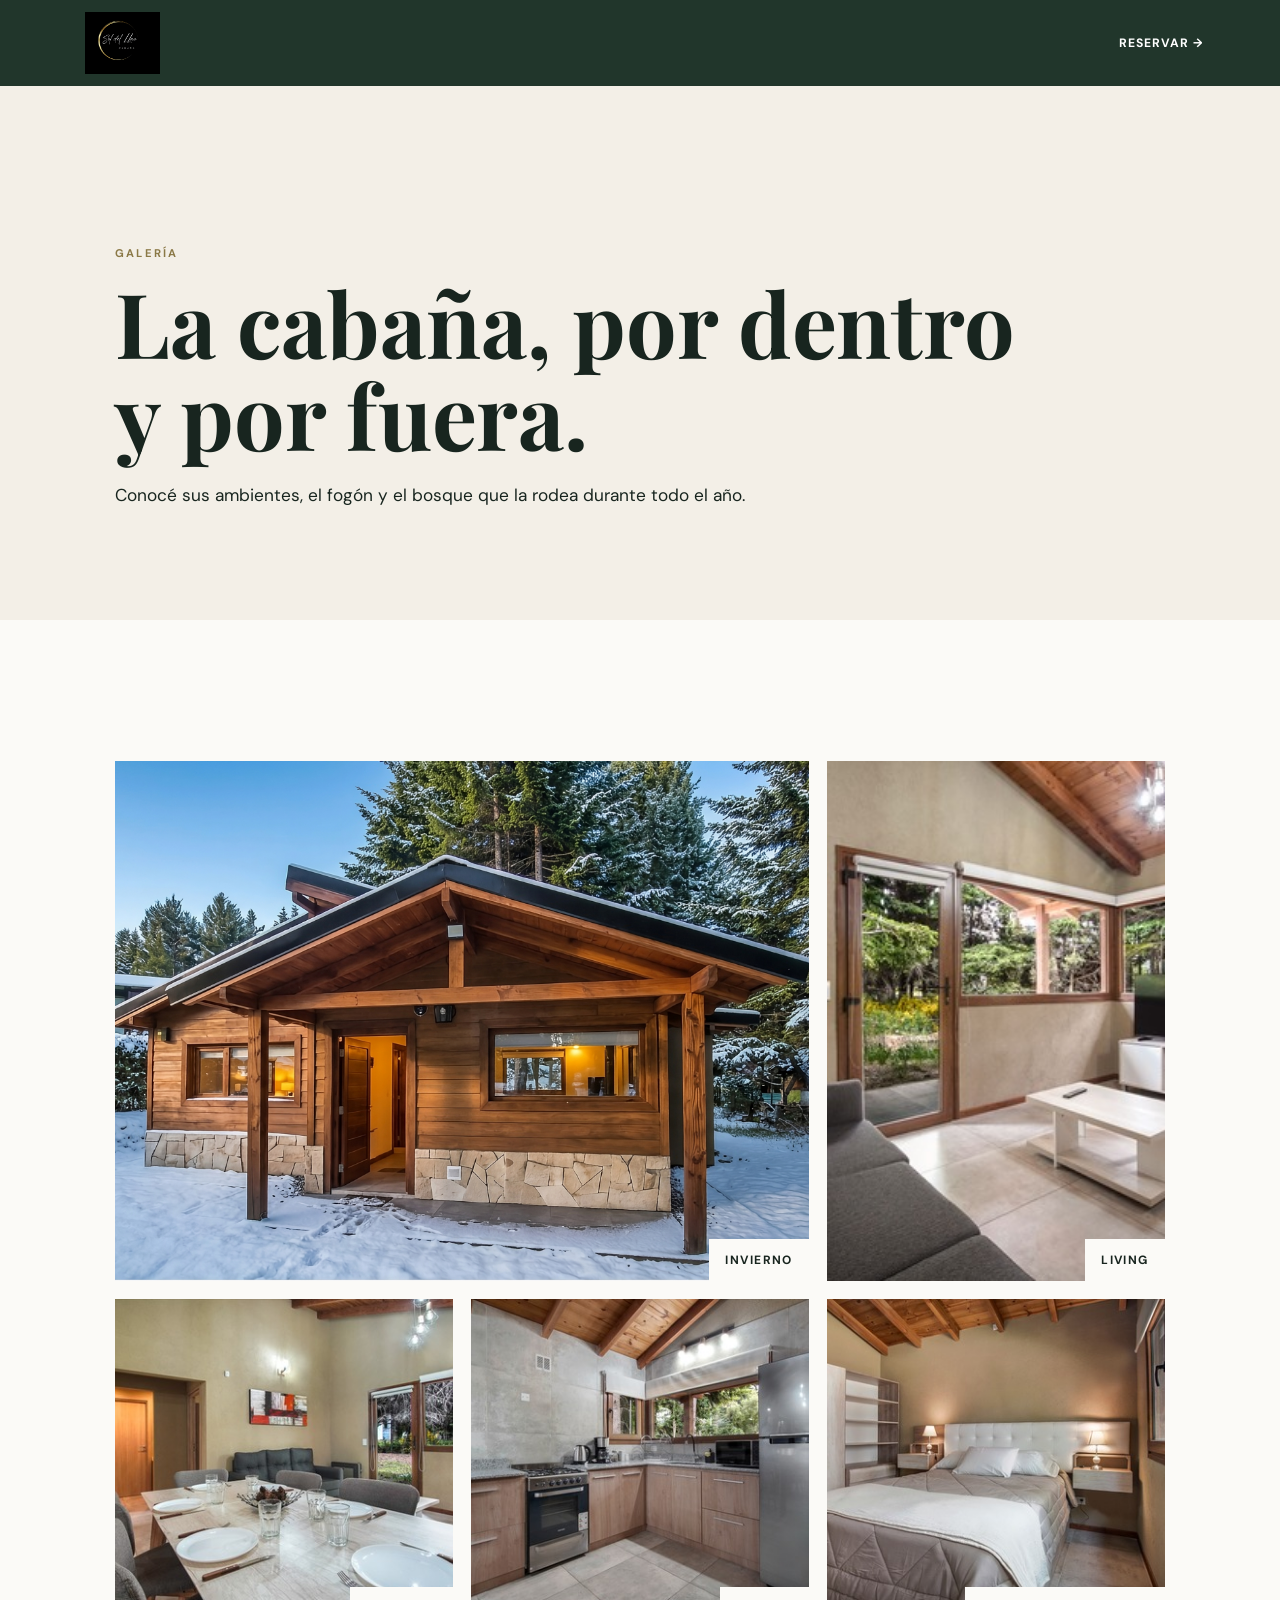
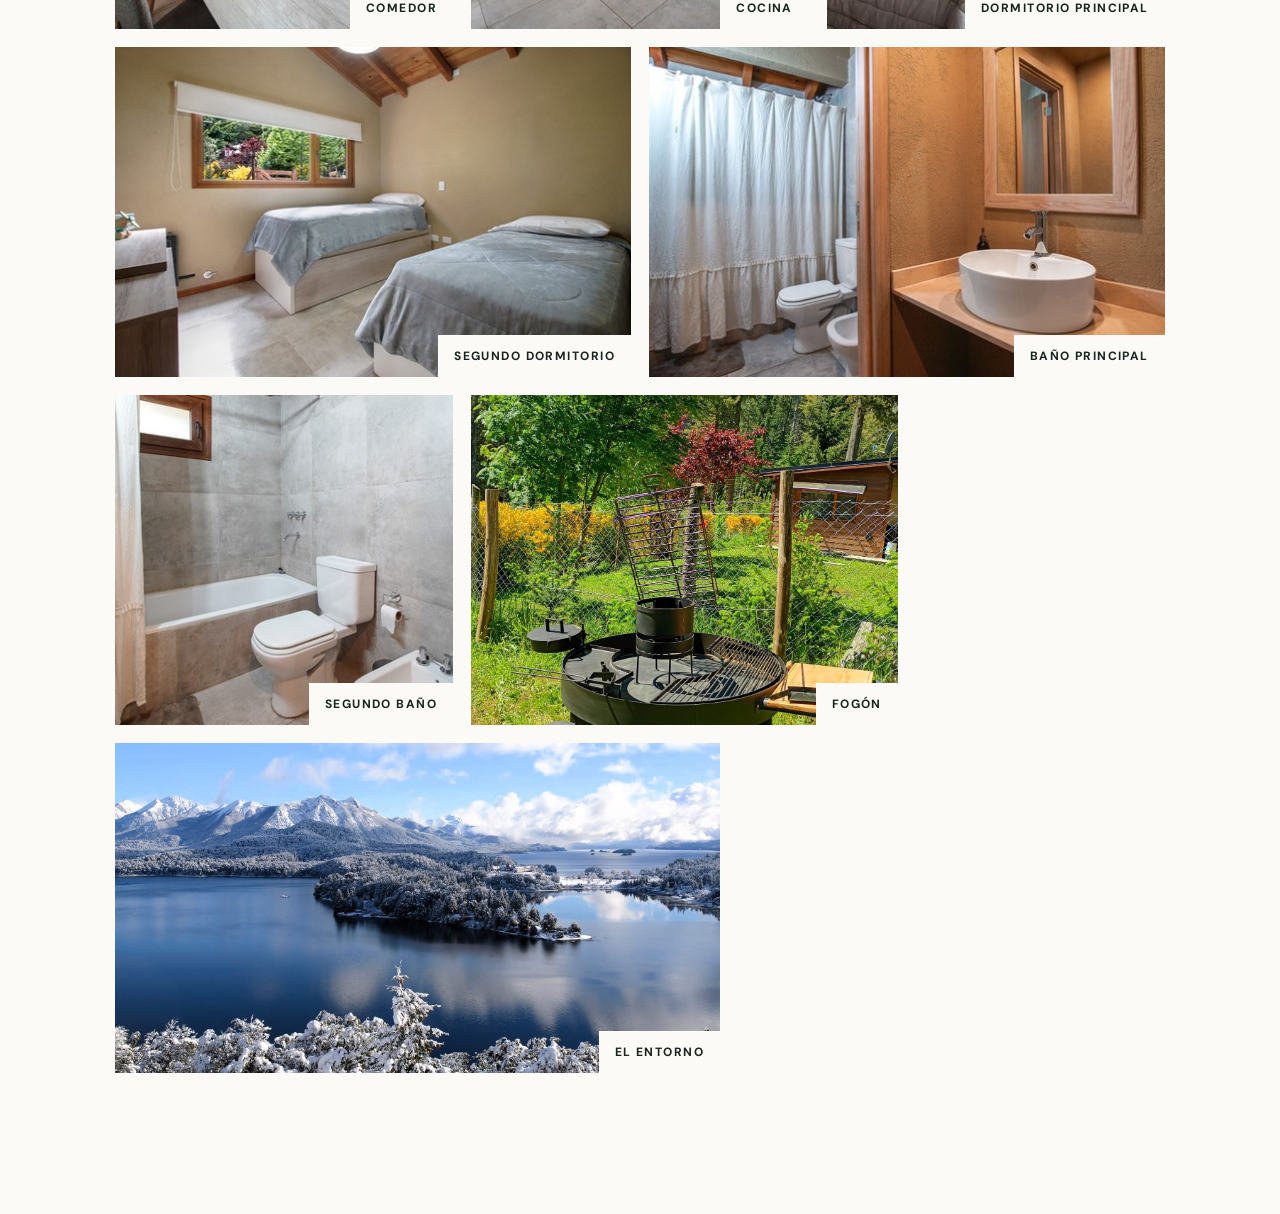
<file: galeria.html>
<!doctype html>
<html lang="es"><head><meta charset="utf-8"><meta name="viewport" content="width=device-width,initial-scale=1"><title>Galería | Sol del Llao</title><link rel="preconnect" href="https://fonts.googleapis.com"><link rel="preconnect" href="https://fonts.gstatic.com" crossorigin><link href="https://fonts.googleapis.com/css2?family=DM+Sans:wght@400;500;600;700&family=Playfair+Display:wght@500;600;700&display=swap" rel="stylesheet"><link rel="stylesheet" href="styles.css"><link rel="stylesheet" href="gallery-v2.css"><link rel="stylesheet" href="pages.css"></head>
<body><header class="sub-header"><a href="index.html"><img src="assets/logo-sol-del-llao.png" alt="Sol del Llao"></a><a href="reservas.html">Reservar →</a></header><main><section class="sub-hero"><p class="eyebrow eyebrow-dark">Galería</p><h1>La cabaña, por dentro y por fuera.</h1><p>Conocé sus ambientes, el fogón y el bosque que la rodea durante todo el año.</p></section><section class="gallery section"><div class="gallery-grid"><figure class="gallery-large"><img src="assets/cabana-invierno.jpg" alt="Cabaña en invierno"><figcaption>Invierno</figcaption></figure><figure><img src="assets/living.jpg" alt="Living"><figcaption>Living</figcaption></figure><figure><img src="assets/comedor.jpg" alt="Comedor"><figcaption>Comedor</figcaption></figure><figure><img src="assets/cocina.jpg" alt="Cocina"><figcaption>Cocina</figcaption></figure><figure><img src="assets/dormitorio-principal.jpg" alt="Dormitorio principal"><figcaption>Dormitorio principal</figcaption></figure><figure><img src="assets/dormitorio-dos.jpg" alt="Segundo dormitorio"><figcaption>Segundo dormitorio</figcaption></figure><figure><img src="assets/bano-principal.jpg" alt="Baño principal"><figcaption>Baño principal</figcaption></figure><figure><img src="assets/bano-dos.jpg" alt="Segundo baño"><figcaption>Segundo baño</figcaption></figure><figure><img src="assets/fogon.jpg" alt="Fogón"><figcaption>Fogón</figcaption></figure><figure><img src="assets/paisaje-invierno.jpg" alt="Paisaje de Bariloche"><figcaption>El entorno</figcaption></figure></div></section></main><script src="site-editor.js"></script></body></html>
</file>
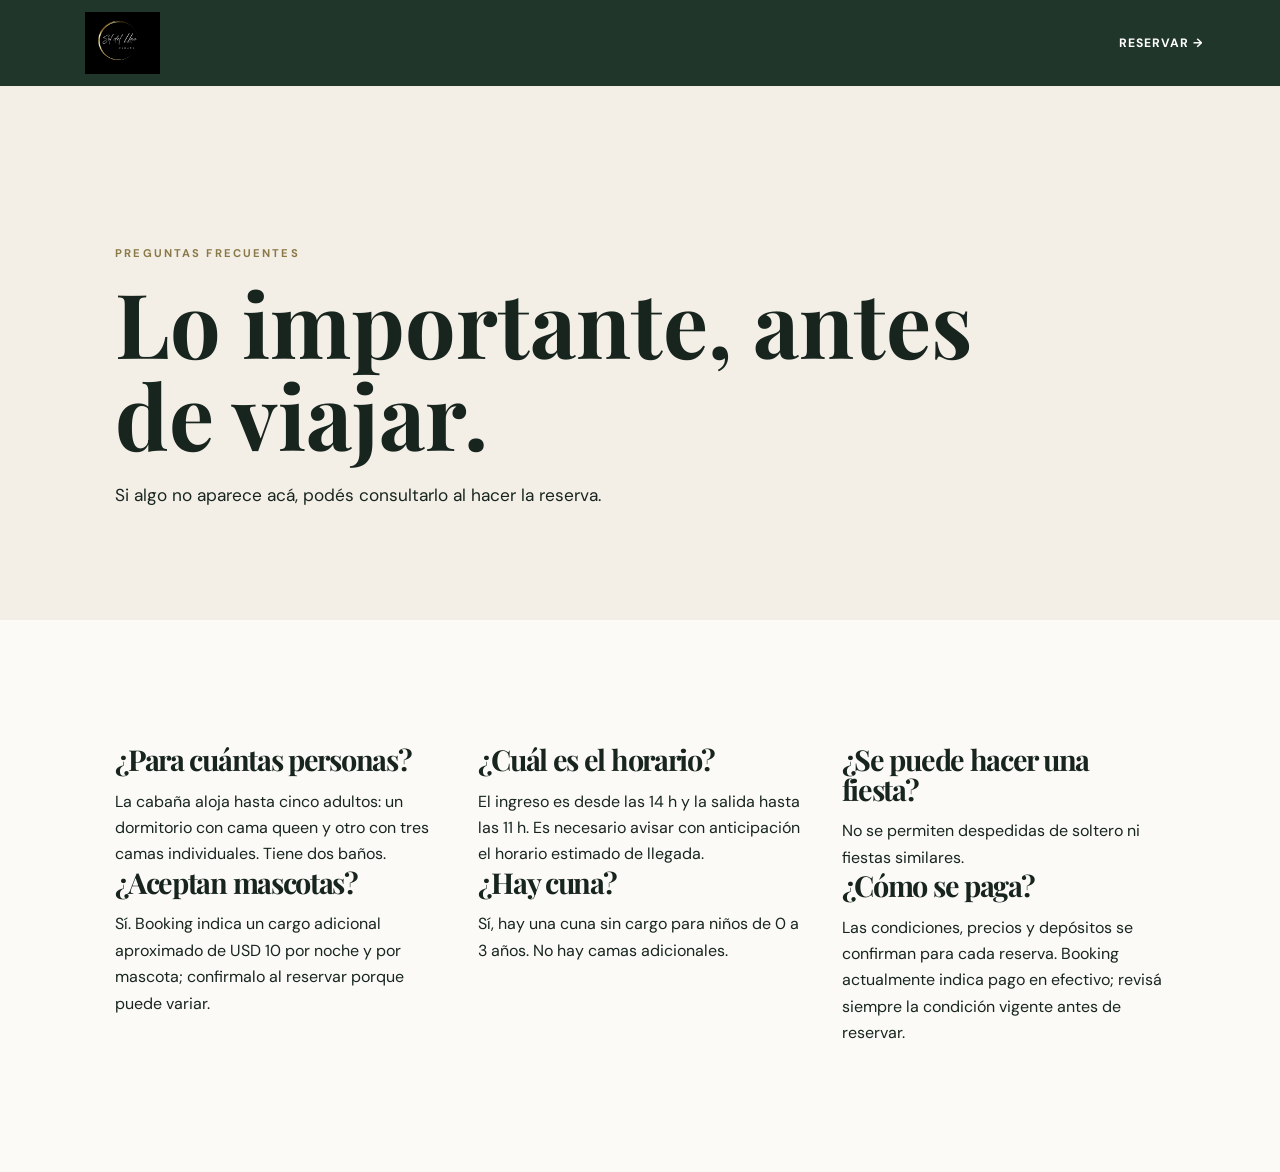
<file: preguntas.html>
<!doctype html><html lang="es"><head><meta charset="utf-8"><meta name="viewport" content="width=device-width,initial-scale=1"><title>Preguntas frecuentes | Sol del Llao</title><link rel="preconnect" href="https://fonts.googleapis.com"><link rel="preconnect" href="https://fonts.gstatic.com" crossorigin><link href="https://fonts.googleapis.com/css2?family=DM+Sans:wght@400;500;600;700&family=Playfair+Display:wght@500;600;700&display=swap" rel="stylesheet"><link rel="stylesheet" href="styles.css"><link rel="stylesheet" href="pages.css"></head><body><header class="sub-header"><a href="index.html"><img src="assets/logo-sol-del-llao.png" alt="Sol del Llao"></a><a href="reservas.html">Reservar →</a></header><main><section class="sub-hero"><p class="eyebrow eyebrow-dark">Preguntas frecuentes</p><h1>Lo importante, antes de viajar.</h1><p>Si algo no aparece acá, podés consultarlo al hacer la reserva.</p></section><section class="sub-content info-columns"><div><h2>¿Para cuántas personas?</h2><p>La cabaña aloja hasta cinco adultos: un dormitorio con cama queen y otro con tres camas individuales. Tiene dos baños.</p><h2>¿Aceptan mascotas?</h2><p>Sí. Booking indica un cargo adicional aproximado de USD 10 por noche y por mascota; confirmalo al reservar porque puede variar.</p></div><div><h2>¿Cuál es el horario?</h2><p>El ingreso es desde las 14 h y la salida hasta las 11 h. Es necesario avisar con anticipación el horario estimado de llegada.</p><h2>¿Hay cuna?</h2><p>Sí, hay una cuna sin cargo para niños de 0 a 3 años. No hay camas adicionales.</p></div><div><h2>¿Se puede hacer una fiesta?</h2><p>No se permiten despedidas de soltero ni fiestas similares.</p><h2>¿Cómo se paga?</h2><p>Las condiciones, precios y depósitos se confirman para cada reserva. Booking actualmente indica pago en efectivo; revisá siempre la condición vigente antes de reservar.</p></div></section></main></body></html>
</file>
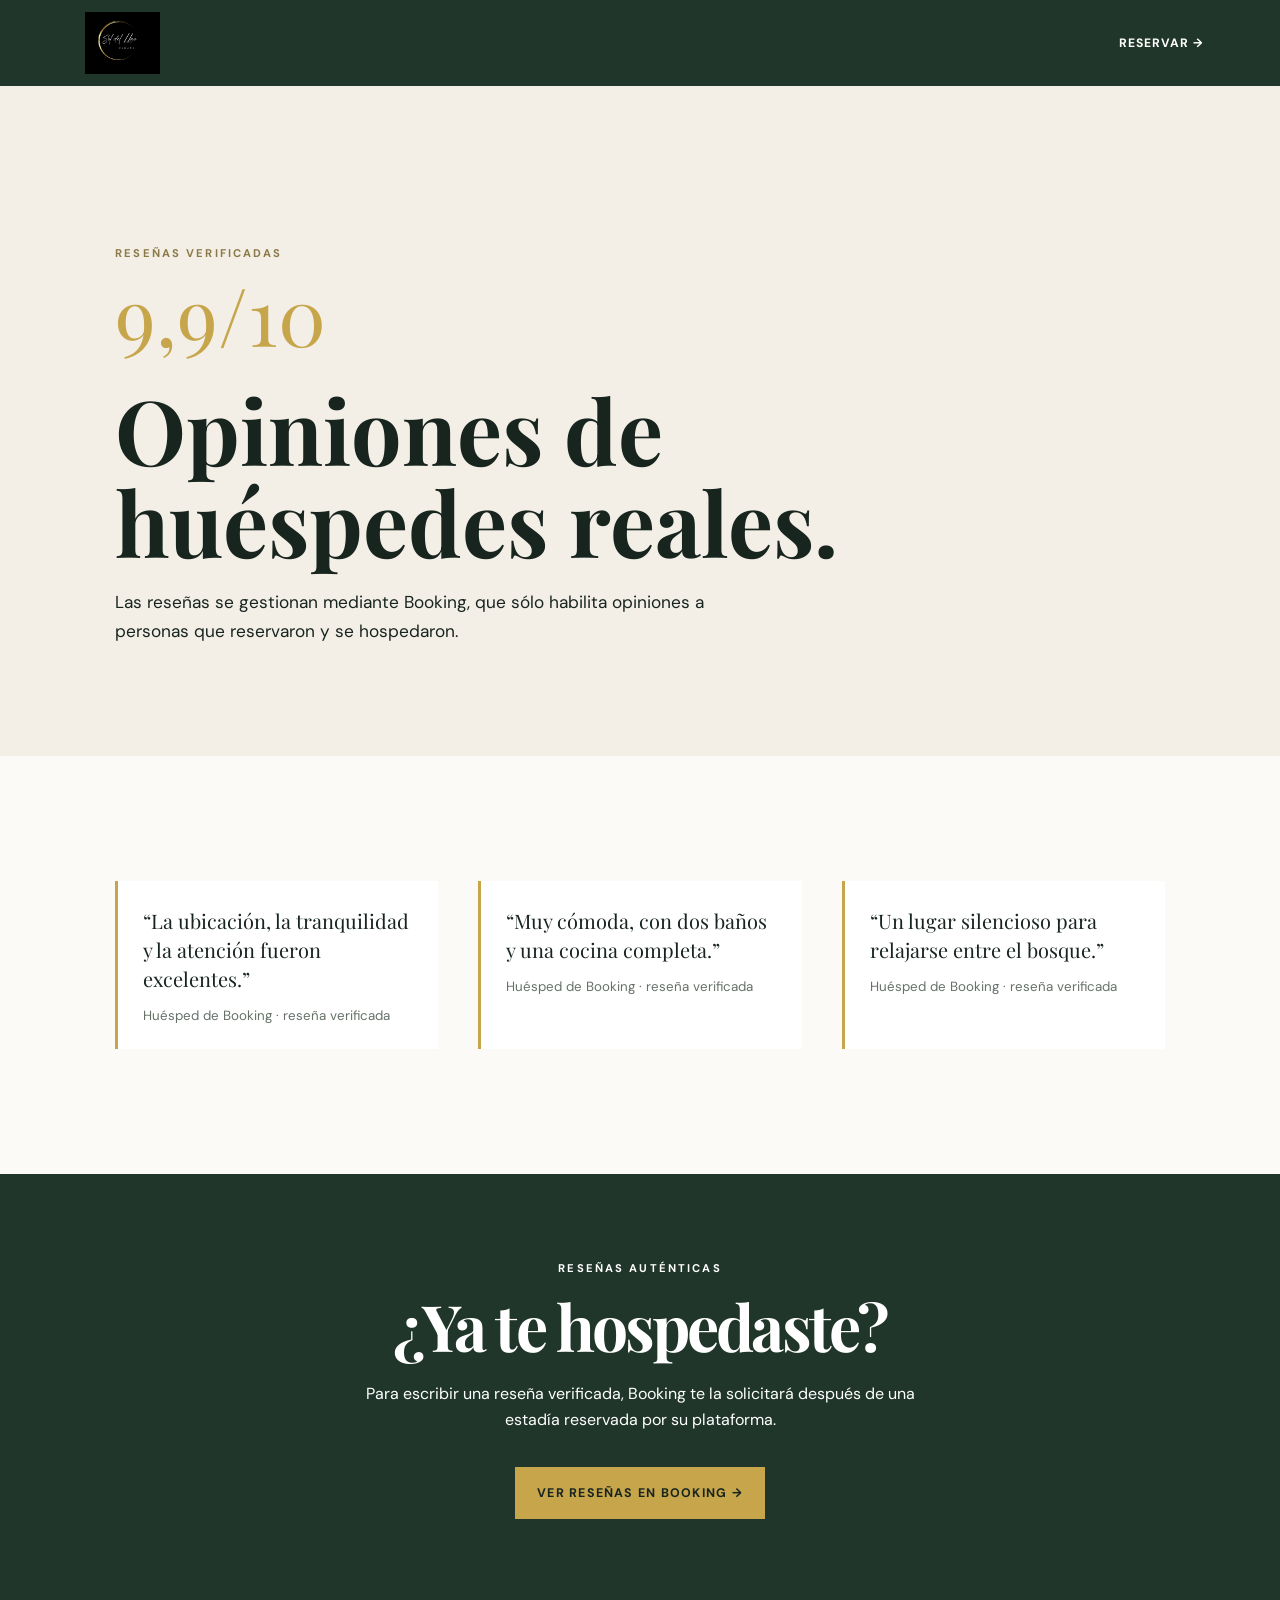
<file: resenas.html>
<!doctype html><html lang="es"><head><meta charset="utf-8"><meta name="viewport" content="width=device-width,initial-scale=1"><title>Reseñas verificadas | Sol del Llao</title><link rel="preconnect" href="https://fonts.googleapis.com"><link rel="preconnect" href="https://fonts.gstatic.com" crossorigin><link href="https://fonts.googleapis.com/css2?family=DM+Sans:wght@400;500;600;700&family=Playfair+Display:wght@500;600;700&display=swap" rel="stylesheet"><link rel="stylesheet" href="styles.css"><link rel="stylesheet" href="pages.css"></head><body><header class="sub-header"><a href="index.html"><img src="assets/logo-sol-del-llao.png" alt="Sol del Llao"></a><a href="reservas.html">Reservar →</a></header><main><section class="sub-hero reviews"><p class="eyebrow eyebrow-dark">Reseñas verificadas</p><div class="review-score">9,9/10</div><h1>Opiniones de huéspedes reales.</h1><p>Las reseñas se gestionan mediante Booking, que sólo habilita opiniones a personas que reservaron y se hospedaron.</p></section><section class="sub-content info-columns"><article class="review-card"><p>“La ubicación, la tranquilidad y la atención fueron excelentes.”</p><small>Huésped de Booking · reseña verificada</small></article><article class="review-card"><p>“Muy cómoda, con dos baños y una cocina completa.”</p><small>Huésped de Booking · reseña verificada</small></article><article class="review-card"><p>“Un lugar silencioso para relajarse entre el bosque.”</p><small>Huésped de Booking · reseña verificada</small></article></section><section class="cta-panel"><p class="eyebrow">Reseñas auténticas</p><h2>¿Ya te hospedaste?</h2><p>Para escribir una reseña verificada, Booking te la solicitará después de una estadía reservada por su plataforma.</p><a class="button" href="https://www.booking.com/reviews/ar/hotel/cabana-sol-del-llao.es-ar.html" target="_blank" rel="noopener noreferrer">Ver reseñas en Booking →</a></section></main></body></html>
</file>
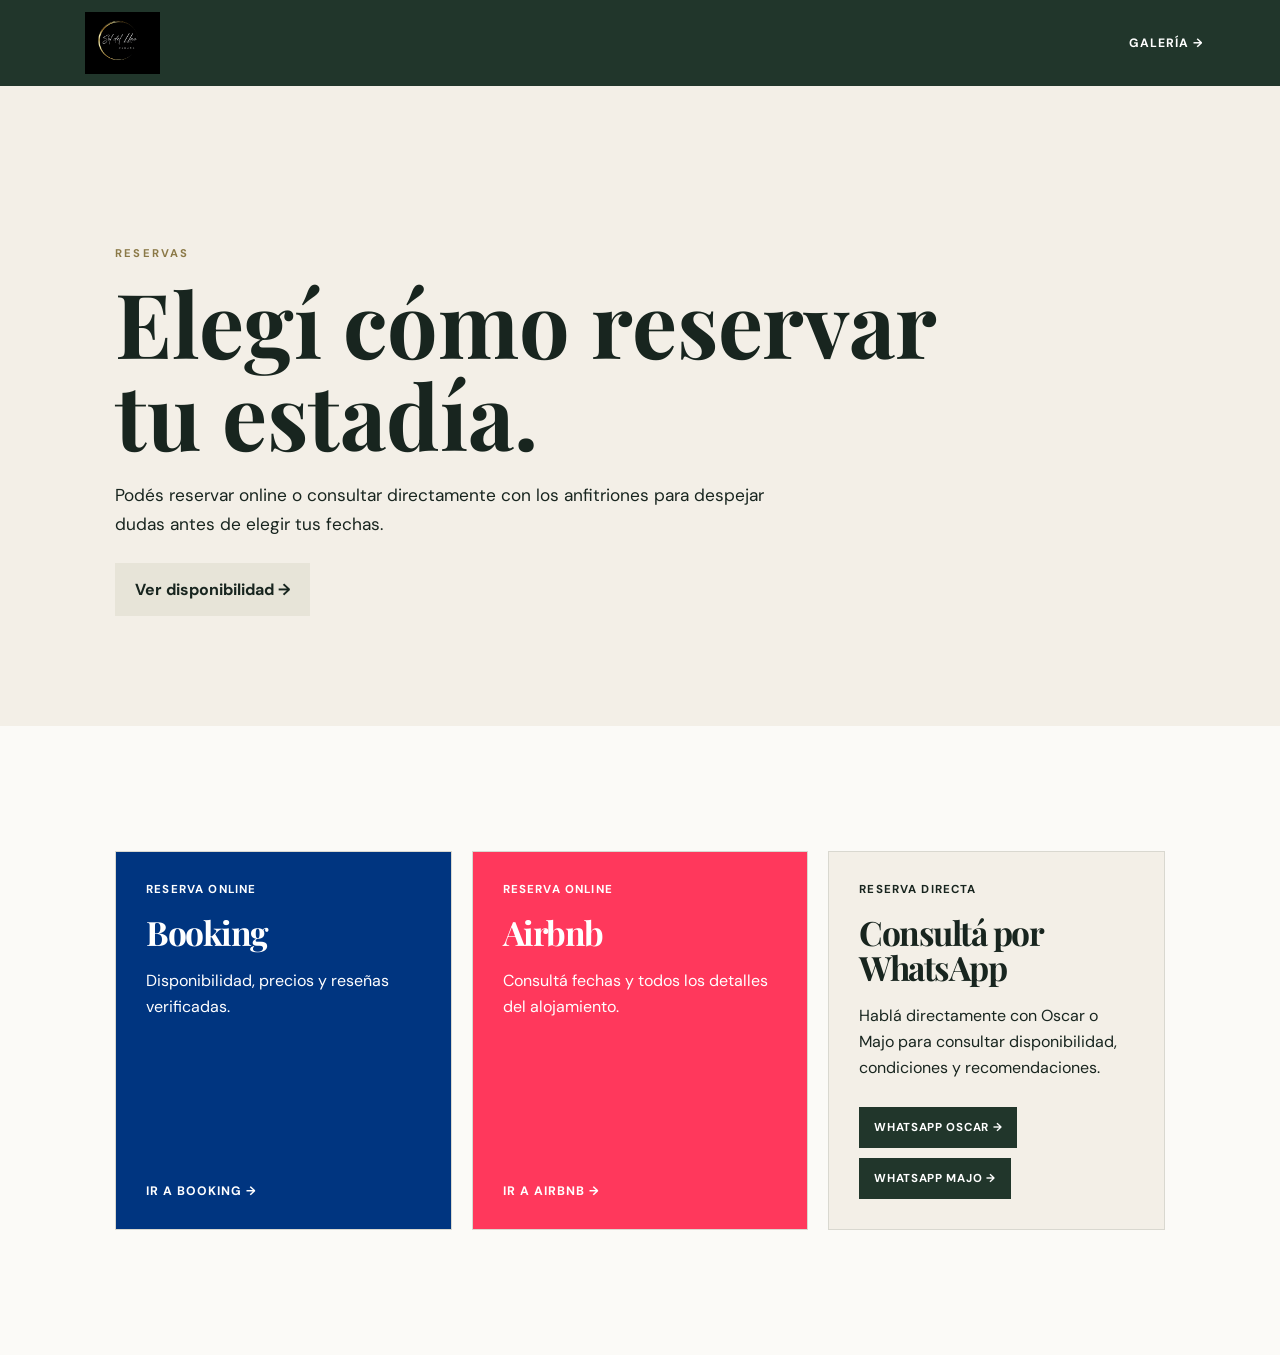
<file: reservas.html>
<!doctype html><html lang="es"><head><meta charset="utf-8"><meta name="viewport" content="width=device-width,initial-scale=1"><title>Reservas | Sol del Llao</title><link rel="preconnect" href="https://fonts.googleapis.com"><link rel="preconnect" href="https://fonts.gstatic.com" crossorigin><link href="https://fonts.googleapis.com/css2?family=DM+Sans:wght@400;500;600;700&family=Playfair+Display:wght@500;600;700&display=swap" rel="stylesheet"><link rel="stylesheet" href="styles.css"><link rel="stylesheet" href="pages.css"><link rel="stylesheet" href="reservas-v2.css"></head><body><header class="sub-header"><a href="index.html"><img src="assets/logo-sol-del-llao.png" alt="Sol del Llao"></a><a href="galeria.html">Galería →</a></header><main><section class="sub-hero"><p class="eyebrow eyebrow-dark">Reservas</p><h1>Elegí cómo reservar tu estadía.</h1><p>Podés reservar online o consultar directamente con los anfitriones para despejar dudas antes de elegir tus fechas.</p><a class="map-link" href="disponibilidad.html">Ver disponibilidad →</a></section><section class="booking-options sub-content"><a class="booking-card booking-brand" href="https://www.booking.com/hotel/ar/cabana-sol-del-llao.es-ar.html" target="_blank" rel="noopener noreferrer"><span>Reserva online</span><h2>Booking</h2><p>Disponibilidad, precios y reseñas verificadas.</p><strong>Ir a Booking →</strong></a><a class="booking-card airbnb-brand" href="https://es.airbnb.com/rooms/1597470245378595978" target="_blank" rel="noopener noreferrer"><span>Reserva online</span><h2>Airbnb</h2><p>Consultá fechas y todos los detalles del alojamiento.</p><strong>Ir a Airbnb →</strong></a><div class="booking-card direct-brand"><span>Reserva directa</span><h2>Consultá por WhatsApp</h2><p>Hablá directamente con Oscar o Majo para consultar disponibilidad, condiciones y recomendaciones.</p><div class="contact-actions"><a href="https://wa.me/541160531557?text=Hola%20Oscar%2C%20quisiera%20consultar%20disponibilidad%20en%20Caba%C3%B1a%20Sol%20del%20Llao." target="_blank" rel="noopener noreferrer">WhatsApp Oscar →</a><a href="https://wa.me/541131040204?text=Hola%20Majo%2C%20quisiera%20consultar%20disponibilidad%20en%20Caba%C3%B1a%20Sol%20del%20Llao." target="_blank" rel="noopener noreferrer">WhatsApp Majo →</a></div></div></section></main></body></html>
</file>
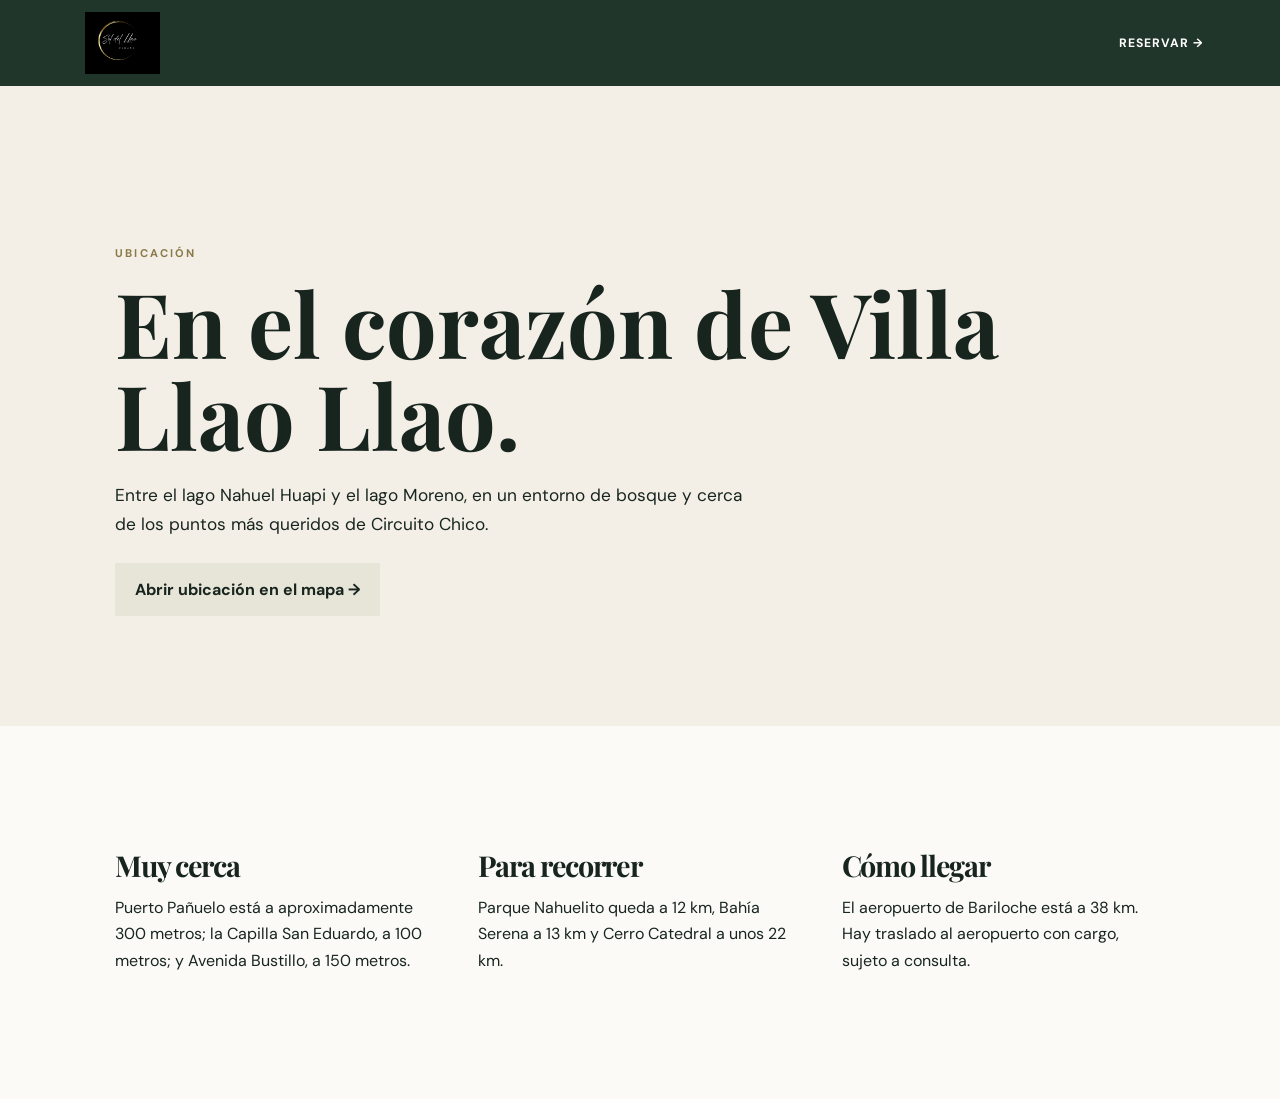
<file: ubicacion.html>
<!doctype html><html lang="es"><head><meta charset="utf-8"><meta name="viewport" content="width=device-width,initial-scale=1"><title>Ubicación | Sol del Llao</title><link rel="preconnect" href="https://fonts.googleapis.com"><link rel="preconnect" href="https://fonts.gstatic.com" crossorigin><link href="https://fonts.googleapis.com/css2?family=DM+Sans:wght@400;500;600;700&family=Playfair+Display:wght@500;600;700&display=swap" rel="stylesheet"><link rel="stylesheet" href="styles.css"><link rel="stylesheet" href="pages.css"></head><body><header class="sub-header"><a href="index.html"><img src="assets/logo-sol-del-llao.png" alt="Sol del Llao"></a><a href="reservas.html">Reservar →</a></header><main><section class="sub-hero"><p class="eyebrow eyebrow-dark">Ubicación</p><h1>En el corazón de Villa Llao Llao.</h1><p>Entre el lago Nahuel Huapi y el lago Moreno, en un entorno de bosque y cerca de los puntos más queridos de Circuito Chico.</p><a class="map-link" href="https://www.google.com/maps/search/?api=1&query=161+Beethoven,+San+Carlos+de+Bariloche" target="_blank" rel="noopener noreferrer">Abrir ubicación en el mapa →</a></section><section class="sub-content info-columns"><div><h2>Muy cerca</h2><p>Puerto Pañuelo está a aproximadamente 300 metros; la Capilla San Eduardo, a 100 metros; y Avenida Bustillo, a 150 metros.</p></div><div><h2>Para recorrer</h2><p>Parque Nahuelito queda a 12 km, Bahía Serena a 13 km y Cerro Catedral a unos 22 km.</p></div><div><h2>Cómo llegar</h2><p>El aeropuerto de Bariloche está a 38 km. Hay traslado al aeropuerto con cargo, sujeto a consulta.</p></div></section></main></body></html>
</file>
<file: styles.css>
:root{--ink:#18251f;--pine:#21362b;--sand:#f3efe7;--paper:#fbfaf7;--gold:#c7a64b;--muted:#657168;--line:#d9d8d0}*{box-sizing:border-box}html{scroll-behavior:smooth}body{margin:0;background:var(--paper);color:var(--ink);font-family:"DM Sans",sans-serif}img{display:block;max-width:100%}h1,h2,h3,p{margin:0}h1,h2{font-family:"Playfair Display",serif;line-height:1.03}h2{font-size:clamp(2.5rem,5vw,4.7rem);letter-spacing:-.045em}.site-header{align-items:center;display:flex;height:86px;justify-content:space-between;left:0;padding:11px clamp(22px,5vw,72px);position:absolute;right:0;top:0;z-index:2}.brand img{height:64px;object-fit:contain;width:100px}.navigation{align-items:center;display:flex;gap:clamp(16px,2.4vw,38px)}.navigation a{color:#fff;font-size:.78rem;font-weight:600;letter-spacing:.06em;text-decoration:none;text-transform:uppercase}.navigation .nav-contact{border:1px solid rgba(255,255,255,.65);padding:12px 16px}.menu-button{background:none;border:1px solid rgba(255,255,255,.6);color:#fff;display:none;font:600 .76rem "DM Sans";letter-spacing:.08em;padding:10px;text-transform:uppercase}.hero{color:#fff;isolation:isolate;min-height:min(810px,100vh);position:relative}.hero-image,.hero-shade{height:100%;inset:0;position:absolute;width:100%}.hero-image{object-fit:cover;object-position:center}.hero-shade{background:linear-gradient(90deg,rgba(8,20,14,.74),rgba(8,20,14,.18) 70%),linear-gradient(0deg,rgba(8,20,14,.45),transparent 35%);z-index:-1}.hero-content{left:clamp(22px,9vw,145px);max-width:660px;position:absolute;top:50%;transform:translateY(-42%)}.eyebrow{font-size:.7rem;font-weight:700;letter-spacing:.19em;text-transform:uppercase}.hero h1{font-size:clamp(3.8rem,8vw,7.4rem);margin:17px 0 26px}.hero-copy{font-size:clamp(1rem,1.5vw,1.2rem);line-height:1.6;max-width:510px}.button{align-items:center;display:inline-flex;font-size:.78rem;font-weight:700;gap:32px;letter-spacing:.1em;margin-top:34px;padding:18px 22px;text-decoration:none;text-transform:uppercase}.button span{font-size:1.25rem}.button-light{background:#fff;color:var(--pine)}.button-gold{background:var(--gold);color:#17241d}.scroll-cue{bottom:28px;color:#fff;font-size:.72rem;font-weight:700;letter-spacing:.11em;position:absolute;right:clamp(22px,5vw,72px);text-decoration:none;text-transform:uppercase}.scroll-cue span{margin-left:12px}.section{padding:clamp(75px,11vw,170px) clamp(22px,9vw,145px)}.eyebrow-dark{color:#8b7947}.intro{display:grid;gap:70px;grid-template-columns:1.1fr .9fr}.intro-title{max-width:660px}.intro h2,.amenities h2{margin-top:16px}.intro-copy{font-size:1.05rem;line-height:1.8;max-width:500px}.intro-copy p+p{margin-top:18px}.text-link{border-bottom:1px solid var(--ink);color:var(--ink);display:inline-block;font-size:.75rem;font-weight:700;letter-spacing:.1em;margin-top:30px;padding-bottom:9px;text-decoration:none;text-transform:uppercase}.text-link span{padding-left:14px}.feature-image{height:min(670px,60vw);overflow:hidden;position:relative}.feature-image img{height:100%;object-fit:cover;width:100%}.feature-note{background:var(--sand);bottom:0;font-family:"Playfair Display",serif;font-size:clamp(1.1rem,2vw,1.65rem);padding:24px clamp(22px,4vw,64px);position:absolute;right:8%;width:min(400px,70%)}.feature-note span{color:var(--gold);font-family:"DM Sans";font-size:.7rem;font-weight:700;margin-right:15px}.amenities{background:var(--sand);display:grid;gap:60px;grid-template-columns:.75fr 1.25fr}.amenity-grid{display:grid;gap:18px;grid-template-columns:repeat(3,1fr)}.amenity-grid article{border-left:1px solid #c7c4b9;padding:0 22px}.amenity-icon{color:var(--gold);font-size:1.7rem}.amenity-grid h3{font-family:"Playfair Display",serif;font-size:1.35rem;margin:25px 0 11px}.amenity-grid p,.gallery-heading>p,.location>p{color:#59645c;font-size:.94rem;line-height:1.65}.gallery-heading{align-items:end;display:flex;justify-content:space-between;margin-bottom:45px}.gallery-heading>p{max-width:270px}.gallery-heading h2{margin-top:15px}.gallery-grid{display:grid;gap:20px;grid-template-columns:1.4fr .85fr .55fr}.gallery-grid figure{margin:0;position:relative}.gallery-grid img{height:100%;min-height:300px;object-fit:cover;width:100%}.gallery-grid figcaption{background:var(--paper);bottom:0;font-size:.75rem;font-weight:700;letter-spacing:.12em;padding:13px 16px;position:absolute;right:0;text-transform:uppercase}.gallery-message{background:var(--pine);color:#fff;display:flex;flex-direction:column;font-family:"Playfair Display",serif;font-size:1.5rem;justify-content:space-between;padding:25px}.gallery-message span{color:var(--gold);font-family:"DM Sans";font-size:.76rem;font-weight:700}.location{background:#e6e6db;text-align:center}.location h2{margin:17px auto 25px}.location>p:last-child{margin:0 auto;max-width:510px}.contact{background:var(--pine);color:#fff;padding:clamp(80px,12vw,170px) 22px;text-align:center}.contact-content{margin:auto;max-width:720px}.contact h2{font-size:clamp(3rem,6vw,5.7rem);margin:16px 0 24px}.contact-content>p:not(.eyebrow):not(.contact-note){font-size:1.1rem;line-height:1.7;margin:auto;max-width:530px}.contact-note{color:#cbd3c8;font-size:.76rem;margin-top:20px}.contact .eyebrow{color:#d8bf72}footer{align-items:center;background:#111a15;color:#d4d8d2;display:flex;gap:28px;justify-content:space-between;padding:25px clamp(22px,5vw,72px)}footer img{height:48px;object-fit:contain;width:75px}footer p{font-size:.72rem;letter-spacing:.05em}@media(max-width:780px){.site-header{height:76px}.brand img{height:55px;width:85px}.menu-button{display:block}.navigation{background:var(--pine);display:none;left:0;padding:18px 22px;position:absolute;right:0;top:76px}.navigation.is-open{display:flex;flex-direction:column;align-items:flex-start}.navigation .nav-contact{padding:9px 12px}.hero{min-height:730px}.hero-content{left:22px;right:22px}.hero h1{font-size:clamp(3.5rem,15vw,5.4rem)}.scroll-cue{left:22px;right:auto}.intro,.amenities{grid-template-columns:1fr}.intro{gap:36px}.feature-image{height:440px}.feature-note{right:0;width:85%}.amenity-grid{grid-template-columns:1fr;gap:32px}.amenity-grid article{padding-left:20px}.gallery-heading{align-items:start;flex-direction:column;gap:18px}.gallery-grid{grid-template-columns:1fr}.gallery-grid figure,.gallery-message{min-height:280px}.gallery-grid .gallery-large{min-height:400px}footer{align-items:flex-start;flex-direction:column;gap:12px}}
</file>
<file: details.css>
.stay-details{display:grid;gap:64px;grid-template-columns:.8fr 1.2fr}.details-heading h2{margin-top:15px}.details-grid{border-top:1px solid var(--line)}.details-grid>div{border-bottom:1px solid var(--line);display:grid;gap:22px;grid-template-columns:150px 1fr;padding:20px 0}.details-grid span{color:#7a827b;font-size:.7rem;font-weight:700;letter-spacing:.1em;text-transform:uppercase}.details-grid strong{font-family:"Playfair Display",serif;font-size:1.15rem;font-weight:500}.booking-links{display:flex;gap:24px;justify-content:center;margin-top:25px}.booking-links a{border-bottom:1px solid #b8c1b8;color:#fff;font-size:.72rem;font-weight:700;letter-spacing:.09em;padding-bottom:6px;text-decoration:none;text-transform:uppercase}@media(max-width:780px){.stay-details{grid-template-columns:1fr}.details-grid>div{gap:8px;grid-template-columns:1fr}.booking-links{gap:16px}}
</file>
<file: authority.css>
/* El logo pasa a ser el sello central de la marca. */
.site-header{height:105px;justify-content:flex-end}.brand{background:transparent;border:0;box-shadow:none;left:clamp(22px,5vw,72px);padding:0;position:absolute;top:16px;transform:none;width:76px}.brand img{border:1px solid rgba(199,166,75,.9);border-radius:50%;height:76px;object-fit:cover;width:76px}.navigation{gap:8px;margin-left:auto}.navigation a{background:rgba(10,25,17,.42);backdrop-filter:blur(7px);border:1px solid rgba(255,255,255,.25);padding:10px 12px;text-shadow:0 1px 4px rgba(0,0,0,.45)}.navigation .nav-contact{background:rgba(199,166,75,.86);border-color:rgba(199,166,75,.95);color:#18251f;text-shadow:none}@media(max-width:780px){.site-header{height:88px}.brand{left:22px;top:10px;width:62px}.brand img{height:62px;width:62px}.site-header{padding-right:22px}.menu-button{margin-left:auto}.navigation{background:rgba(24,43,33,.96);gap:10px;margin-left:0}.navigation a{background:rgba(255,255,255,.08);width:100%}}
</file>
<file: gallery-v2.css>
.gallery-grid{display:grid;gap:18px;grid-template-columns:repeat(12,1fr)}.gallery-grid figure{grid-column:span 4;height:330px;overflow:hidden}.gallery-grid figure.gallery-large{grid-column:span 8;height:520px}.gallery-grid figure:nth-child(2){grid-column:span 4;height:520px}.gallery-grid figure:nth-child(6),.gallery-grid figure:nth-child(7){grid-column:span 6}.gallery-grid figure:nth-child(9){grid-column:span 5}.gallery-grid figure:nth-child(10){grid-column:span 7}.gallery-grid img{height:100%;min-height:0;object-fit:cover;transition:transform .45s ease;width:100%}.gallery-grid figure:hover img{transform:scale(1.035)}.hosts{align-items:center;background:var(--sand);display:grid;gap:clamp(44px,8vw,130px);grid-template-columns:minmax(280px,.8fr) 1fr}.hosts-photo{background:var(--pine);padding:16px}.hosts-photo img{aspect-ratio:1/1;object-fit:cover;width:100%}.hosts-copy{max-width:680px}.hosts-copy h2{margin:16px 0 26px}.hosts-copy>p:not(.eyebrow){font-size:1.03rem;line-height:1.8;max-width:570px}@media(max-width:780px){.gallery-grid{grid-template-columns:repeat(2,1fr);gap:10px}.gallery-grid figure,.gallery-grid figure.gallery-large,.gallery-grid figure:nth-child(2),.gallery-grid figure:nth-child(6),.gallery-grid figure:nth-child(7),.gallery-grid figure:nth-child(9),.gallery-grid figure:nth-child(10){grid-column:span 1;height:230px}.gallery-grid figure.gallery-large{grid-column:span 2;height:350px}.hosts{grid-template-columns:1fr}.hosts-photo{max-width:460px}.navigation{gap:16px}}
</file>
<file: pages.css>
.explore{background:#f8f6f0}.explore h2{margin:16px 0 45px}.explore-grid{display:grid;gap:12px;grid-template-columns:repeat(4,1fr)}.explore-grid a{background:#fff;border:1px solid var(--line);color:var(--ink);display:flex;flex-direction:column;min-height:180px;padding:22px;text-decoration:none;transition:background .2s,color .2s}.explore-grid a:hover{background:var(--pine);color:#fff}.explore-grid span{color:var(--gold);font-size:.75rem;font-weight:700}.explore-grid strong{font-family:"Playfair Display",serif;font-size:1.5rem;margin:auto 0 8px}.explore-grid small{font-size:.78rem;line-height:1.4}.sub-header{align-items:center;background:var(--pine);display:flex;justify-content:space-between;padding:12px clamp(22px,6vw,100px)}.sub-header img{height:62px;object-fit:contain;width:92px}.sub-header a{color:#fff;font-size:.76rem;font-weight:700;letter-spacing:.08em;text-decoration:none;text-transform:uppercase}.sub-hero{background:var(--sand);padding:clamp(80px,13vw,160px) clamp(22px,9vw,145px) clamp(60px,9vw,110px)}.sub-hero h1{font-size:clamp(3rem,7vw,6.2rem);margin:16px 0 20px;max-width:900px}.sub-hero p:not(.eyebrow){font-size:1.08rem;line-height:1.7;max-width:650px}.sub-content{padding:clamp(60px,10vw,125px) clamp(22px,9vw,145px)}.info-columns{display:grid;gap:40px;grid-template-columns:repeat(3,1fr)}.info-columns h2{font-size:1.8rem;margin-bottom:14px}.info-columns p,.info-columns li{line-height:1.65}.info-columns ul{padding-left:20px}.page-photo{height:min(560px,55vw);object-fit:cover;width:100%}.reviews{background:var(--sand)}.review-score{color:var(--gold);font-family:"Playfair Display",serif;font-size:5rem}.review-card{background:#fff;border-left:3px solid var(--gold);padding:25px}.review-card p{font-family:"Playfair Display",serif;font-size:1.25rem;line-height:1.45}.review-card small{color:#667168;display:block;margin-top:14px}.cta-panel{background:var(--pine);color:#fff;padding:clamp(45px,7vw,85px);text-align:center}.cta-panel h2{margin:15px 0 22px}.cta-panel p{line-height:1.65;margin:auto;max-width:600px}.cta-panel .button{background:var(--gold);color:var(--ink)}.map-link{background:#e7e4d8;color:var(--ink);display:inline-flex;font-weight:700;margin-top:24px;padding:16px 20px;text-decoration:none}@media(max-width:780px){.explore-grid,.info-columns{grid-template-columns:1fr 1fr}.explore-grid a{min-height:140px}.sub-header{padding:10px 22px}.sub-header img{height:52px;width:72px}.sub-hero{padding-top:95px}.page-photo{height:330px}.info-columns{gap:26px}.info-columns>div{grid-column:span 2}.review-score{font-size:4rem}}
</file>
<file: admin.css>
.admin{margin:auto;max-width:1000px;padding:clamp(60px,10vw,120px) 22px}.admin-intro h1{font-size:clamp(2.8rem,6vw,5rem);margin:16px 0 18px}.admin-intro>p:not(.eyebrow){line-height:1.7;max-width:650px}.admin-form{display:grid;gap:24px;margin-top:55px}.admin-form section{background:var(--sand);padding:clamp(25px,4vw,45px)}.admin-form h2{font-size:2rem;margin-bottom:25px}.admin-form label{display:block;font-size:.78rem;font-weight:700;letter-spacing:.06em;margin-top:18px;text-transform:uppercase}.admin-form input:not([type="checkbox"]),.admin-form textarea{border:1px solid #c7c4b9;font:400 1rem "DM Sans",sans-serif;margin-top:8px;padding:13px;width:100%}.admin-form textarea{min-height:100px;resize:vertical}.form-help{line-height:1.6}.gallery-toggles{display:grid;gap:9px;grid-template-columns:repeat(2,1fr);margin:18px 0}.gallery-toggles label{background:#fff;font-size:.75rem;margin:0;padding:11px;text-transform:none}.gallery-toggles input{accent-color:var(--pine)}.admin-actions{display:flex;flex-wrap:wrap;gap:12px}.admin-actions button{background:var(--pine);border:0;color:#fff;cursor:pointer;font:700 .75rem "DM Sans",sans-serif;letter-spacing:.08em;padding:16px 20px;text-transform:uppercase}.admin-actions .secondary{background:#e5e3da;color:var(--ink)}.save-message{color:var(--pine);font-weight:700}@media(max-width:600px){.gallery-toggles{grid-template-columns:1fr}}
</file>
<file: reservas-v2.css>
.booking-options{display:grid;gap:20px;grid-template-columns:repeat(3,1fr)}.booking-card{border:1px solid var(--line);color:var(--ink);display:flex;flex-direction:column;min-height:310px;padding:30px;text-decoration:none}.booking-card span{font-size:.72rem;font-weight:700;letter-spacing:.1em;text-transform:uppercase}.booking-card h2{font-size:2.1rem;margin:18px 0}.booking-card p{line-height:1.65}.booking-card strong{font-size:.77rem;letter-spacing:.08em;margin-top:auto;text-transform:uppercase}.booking-brand{background:#003580;color:#fff}.airbnb-brand{background:#ff385c;color:#fff}.direct-brand{background:var(--sand)}.contact-actions{display:flex;flex-wrap:wrap;gap:10px;margin-top:25px}.contact-actions a{background:var(--pine);color:#fff;font-size:.72rem;font-weight:700;letter-spacing:.06em;padding:13px 15px;text-decoration:none;text-transform:uppercase}.availability-panel{align-items:center;display:grid;gap:clamp(40px,7vw,110px);grid-template-columns:1fr 1fr;padding:clamp(65px,10vw,140px) clamp(22px,9vw,145px)}.calendar-demo{background:#fff;border:1px solid var(--line);box-shadow:0 18px 48px rgba(24,37,31,.1);padding:25px}.calendar-title{align-items:center;display:flex;justify-content:space-between;margin-bottom:25px}.calendar-title span{font-family:"Playfair Display",serif;font-size:1.45rem}.calendar-title strong{color:#a2812b;font-size:.68rem;letter-spacing:.07em;text-transform:uppercase}.calendar-week,.calendar-days{display:grid;gap:6px;grid-template-columns:repeat(7,1fr);text-align:center}.calendar-week{border-bottom:1px solid var(--line);font-size:.7rem;padding-bottom:10px}.calendar-days span{aspect-ratio:1;display:grid;font-size:.82rem;place-items:center}.calendar-days span:nth-child(10),.calendar-days span:nth-child(11),.calendar-days span:nth-child(12){background:#dce8df}.calendar-days span:nth-child(17),.calendar-days span:nth-child(18){background:#ead5d5}.availability-copy h2{font-size:clamp(2rem,4vw,3.5rem);margin-bottom:18px}.availability-copy p{line-height:1.75}@media(max-width:780px){.booking-options,.availability-panel{grid-template-columns:1fr}.booking-card{min-height:250px}.availability-panel{padding-top:65px}.calendar-title{align-items:flex-start;flex-direction:column;gap:8px}}
</file>
